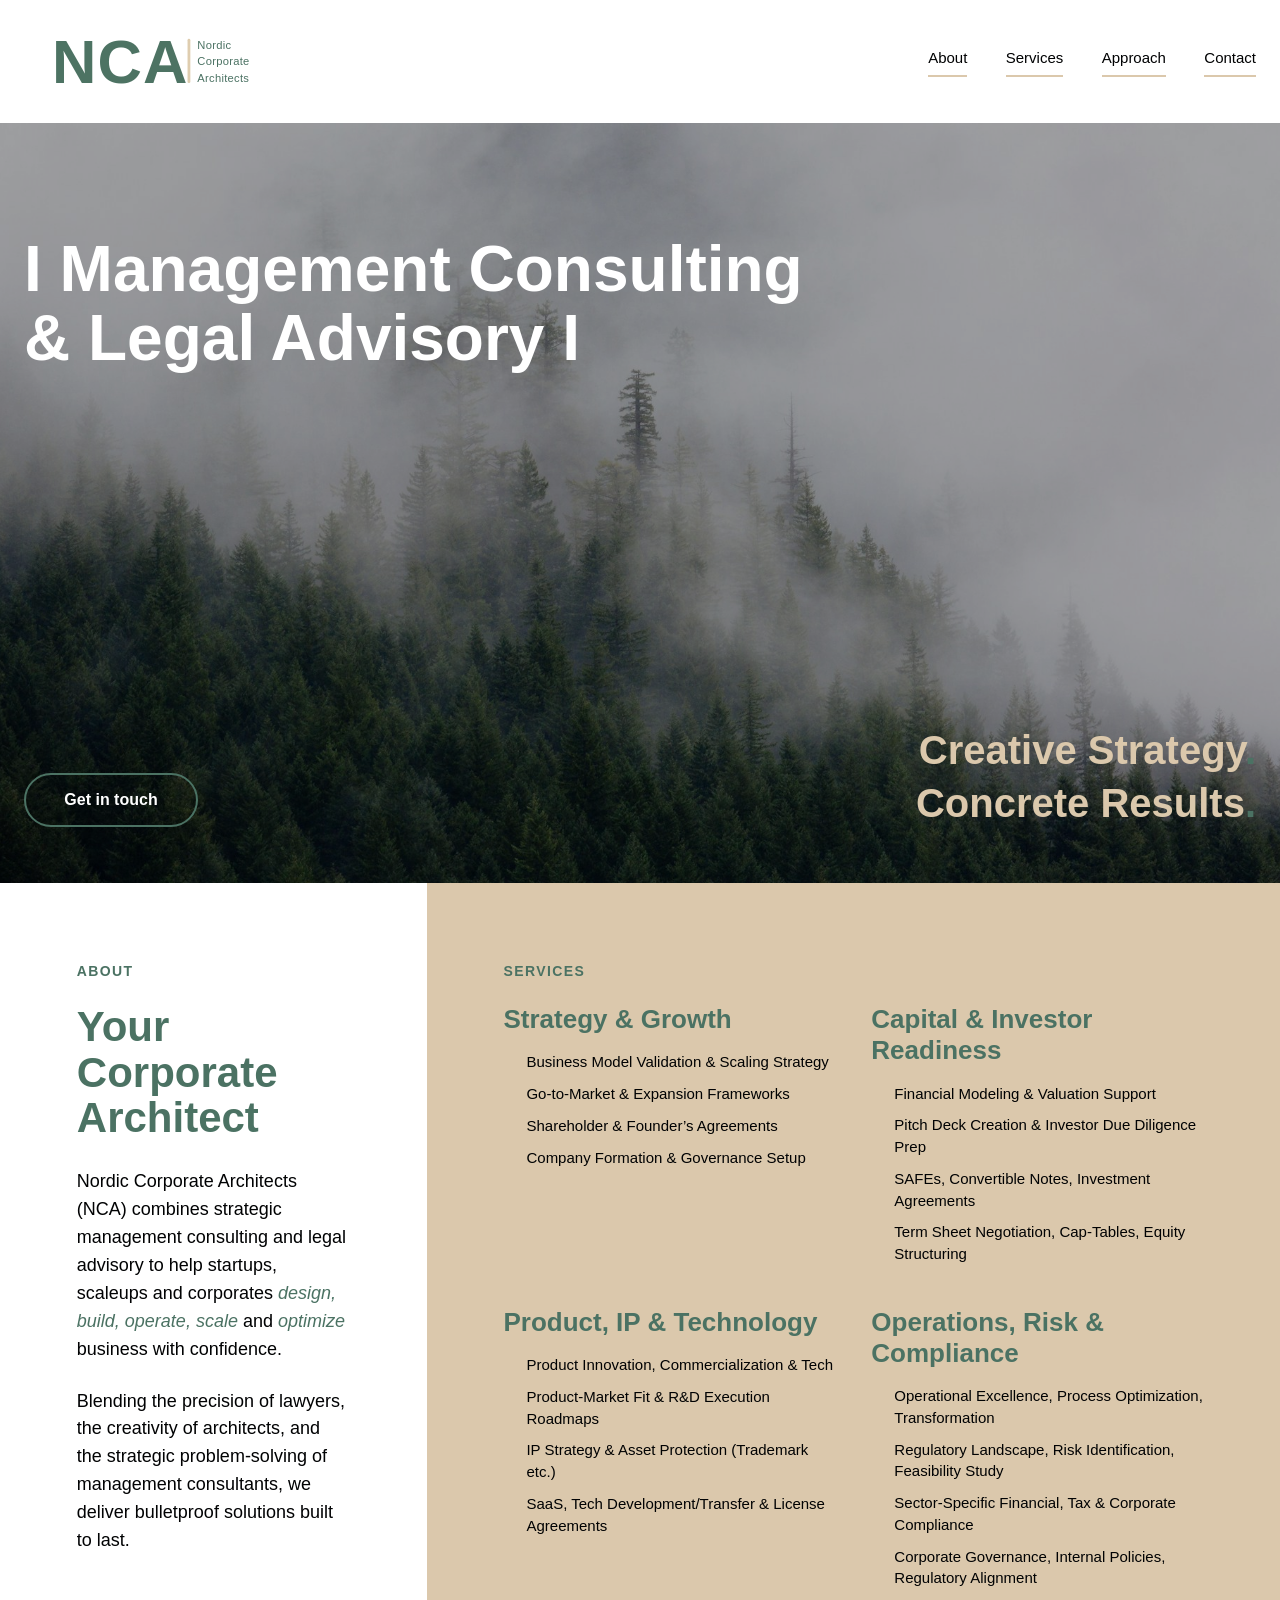
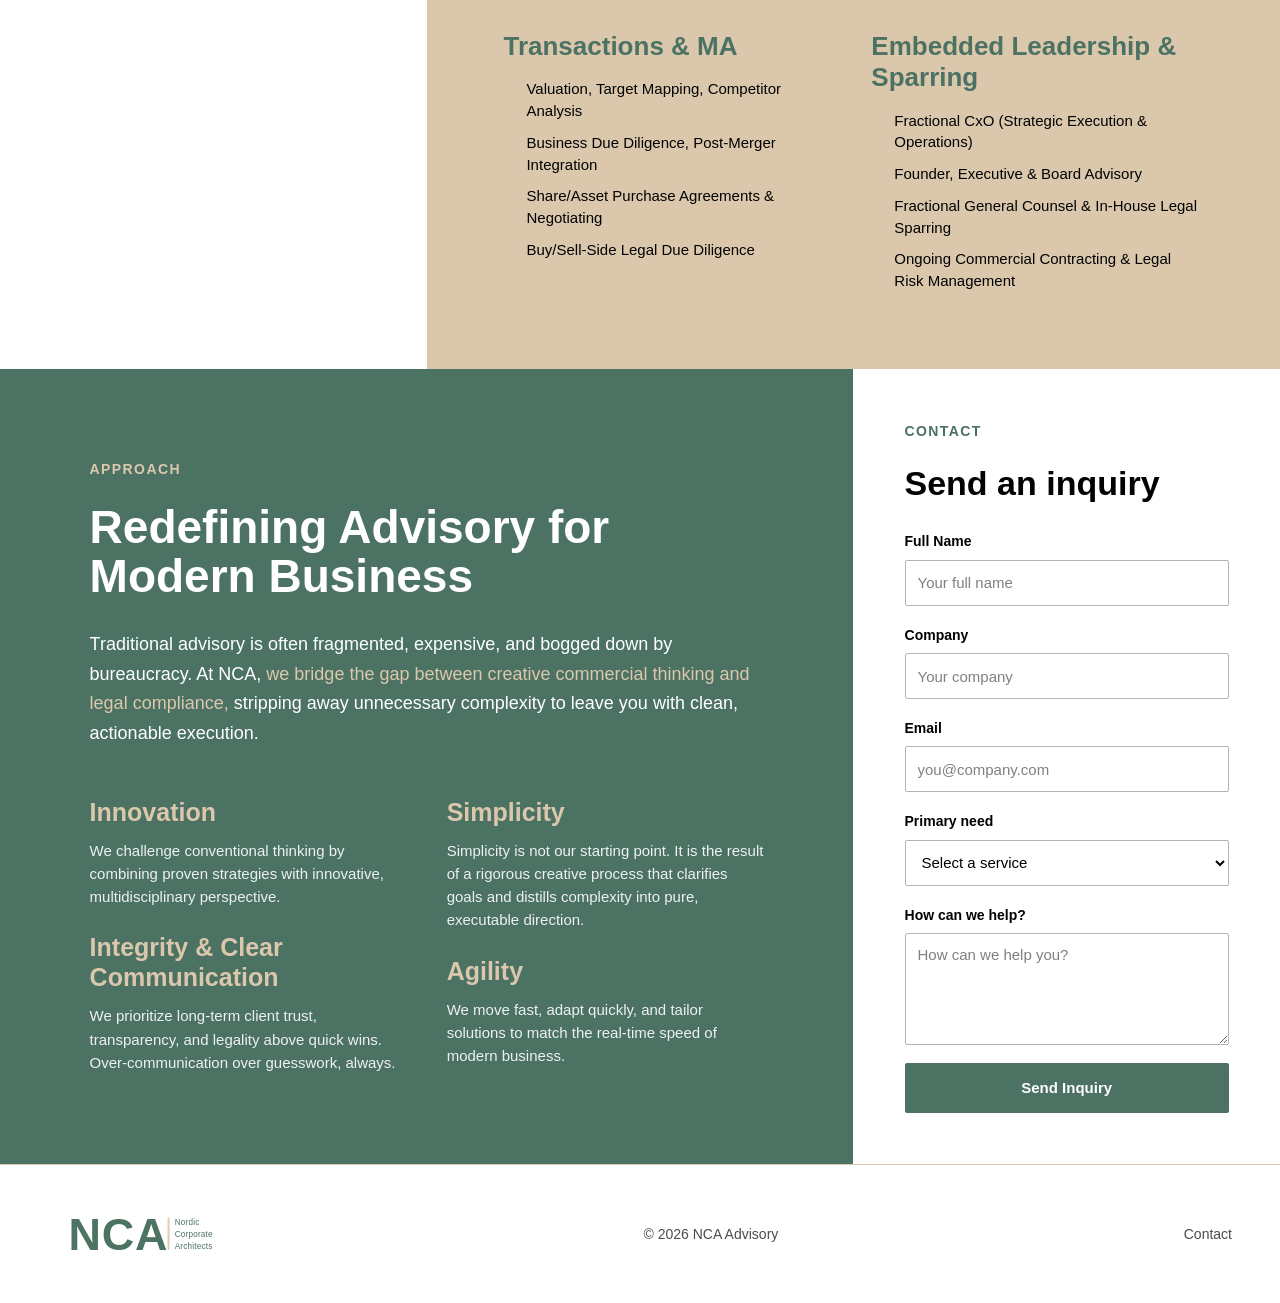
<file: index.html>
<!DOCTYPE html><!--udyA7YXq8v1uM32VVvsHV--><html lang="en"><head><meta charSet="utf-8"/><meta name="viewport" content="width=device-width, initial-scale=1"/><link rel="preload" as="image" href="/_next/static/media/nca_logo.1916ac34.svg"/><link rel="preload" as="image" href="/images/hero_background_01.jpg"/><link rel="stylesheet" href="/_next/static/css/9f912f3a7a15a907.css" data-precedence="next"/><link rel="preload" as="script" fetchPriority="low" href="/_next/static/chunks/webpack-4e6bf084ac60582b.js"/><script src="/_next/static/chunks/4bd1b696-c023c6e3521b1417.js" async=""></script><script src="/_next/static/chunks/255-1f92380adbc6ec99.js" async=""></script><script src="/_next/static/chunks/main-app-1a03d2132babcd87.js" async=""></script><script src="/_next/static/chunks/850-9fa46099ca4fc916.js" async=""></script><script src="/_next/static/chunks/app/page-935fbdeb85a4fcc6.js" async=""></script><title>NCA</title><meta name="description" content="NCA combines strategic management consulting and legal advisory for modern businesses."/><link rel="icon" href="/icon.svg?50482b722c4ceec4" type="image/svg+xml" sizes="any"/><script src="/_next/static/chunks/polyfills-42372ed130431b0a.js" noModule=""></script></head><body><div hidden=""><!--$--><!--/$--></div><main><header class="site-header"><div class="site-header-inner"><a aria-label="NCA Advisory home" class="brand-link" href="/"><img alt="Nordic Corporate Architects" width="960" height="255" decoding="async" data-nimg="1" class="brand-logo" style="color:transparent" src="/_next/static/media/nca_logo.1916ac34.svg"/></a><nav aria-label="Main navigation" class="main-nav"><a href="#about">About</a><a href="#services">Services</a><a href="#approach">Approach</a><a href="#contact">Contact</a></nav></div></header><section aria-labelledby="hero-title" class="home-hero" id="top"><img alt="Misty evergreen forest" decoding="async" data-nimg="fill" class="hero-image" style="position:absolute;height:100%;width:100%;left:0;top:0;right:0;bottom:0;color:transparent" src="/images/hero_background_01.jpg"/><div aria-hidden="true" class="hero-shade"></div><div class="hero-inner"><div class="hero-copy page-enter"><h1 class="home-hero-title" id="hero-title">I Management Consulting<br/>&amp; Legal Advisory I</h1></div><div class="hero-bottom-row"><a class="hero-contact-button" href="/kontakt/">Get in touch</a><div aria-label="Our promise" class="hero-promises"><p>Creative Strategy<span>.</span></p><p>Concrete Results<span>.</span></p></div></div></div></section><section aria-labelledby="intro-title" class="intro-section" id="about"><div class="about-panel"><p class="section-eyebrow">About</p><h2 class="about-title" id="intro-title">Your Corporate Architect</h2><div class="about-copy"><p>Nordic Corporate Architects (NCA) combines strategic management consulting and legal advisory to help startups, scaleups and corporates <em>design, build, operate, scale</em> and <em>optimize</em> business with confidence.</p><p>Blending the precision of lawyers, the creativity of architects, and the strategic problem-solving of management consultants, we deliver bulletproof solutions built to last.</p></div></div><div aria-labelledby="services-title" class="services-panel" id="services"><h2 class="section-eyebrow" id="services-title">Services</h2><div class="services-list"><article class="service-group"><h3>Strategy &amp; Growth</h3><ul><li>Business Model Validation &amp; Scaling Strategy</li><li>Go-to-Market &amp; Expansion Frameworks</li><li>Shareholder &amp; Founder’s Agreements</li><li>Company Formation &amp; Governance Setup</li></ul></article><article class="service-group"><h3>Capital &amp; Investor Readiness</h3><ul><li>Financial Modeling &amp; Valuation Support</li><li>Pitch Deck Creation &amp; Investor Due Diligence Prep</li><li>SAFEs, Convertible Notes, Investment Agreements</li><li>Term Sheet Negotiation, Cap-Tables, Equity Structuring</li></ul></article><article class="service-group"><h3>Product, IP &amp; Technology</h3><ul><li>Product Innovation, Commercialization &amp; Tech</li><li>Product-Market Fit &amp; R&amp;D Execution Roadmaps</li><li>IP Strategy &amp; Asset Protection (Trademark etc.)</li><li>SaaS, Tech Development/Transfer &amp; License Agreements</li></ul></article><article class="service-group"><h3>Operations, Risk &amp; Compliance</h3><ul><li>Operational Excellence, Process Optimization, Transformation</li><li>Regulatory Landscape, Risk Identification, Feasibility Study</li><li>Sector-Specific Financial, Tax &amp; Corporate Compliance</li><li>Corporate Governance, Internal Policies, Regulatory Alignment</li></ul></article><article class="service-group"><h3>Transactions &amp; MA</h3><ul><li>Valuation, Target Mapping, Competitor Analysis</li><li>Business Due Diligence, Post-Merger Integration</li><li>Share/Asset Purchase Agreements &amp; Negotiating</li><li>Buy/Sell-Side Legal Due Diligence</li></ul></article><article class="service-group"><h3>Embedded Leadership &amp; Sparring</h3><ul><li>Fractional CxO (Strategic Execution &amp; Operations)</li><li>Founder, Executive &amp; Board Advisory</li><li>Fractional General Counsel &amp; In-House Legal Sparring</li><li>Ongoing Commercial Contracting &amp; Legal Risk Management</li></ul></article></div></div></section><section aria-labelledby="approach-title" class="approach-contact-section" id="approach"><div class="approach-main"><p class="approach-eyebrow">Approach</p><h2 id="approach-title">Redefining Advisory for Modern Business</h2><p class="approach-description">Traditional advisory is often fragmented, expensive, and bogged down by bureaucracy. At NCA, <span>we bridge the gap between creative commercial thinking and legal compliance,</span> stripping away unnecessary complexity to leave you with clean, actionable execution.</p><div class="principles-grid"><div class="principles-column"><article class="principle-item"><h3>Innovation</h3><p>We challenge conventional thinking by combining proven strategies with innovative, multidisciplinary perspective.</p></article><article class="principle-item"><h3>Integrity &amp; Clear Communication</h3><p>We prioritize long-term client trust, transparency, and legality above quick wins. Over-communication over guesswork, always.</p></article></div><div class="principles-column"><article class="principle-item"><h3>Simplicity</h3><p>Simplicity is not our starting point. It is the result of a rigorous creative process that clarifies goals and distills complexity into pure, executable direction.</p></article><article class="principle-item"><h3>Agility</h3><p>We move fast, adapt quickly, and tailor solutions to match the real-time speed of modern business.</p></article></div></div></div><aside aria-labelledby="inquiry-title" class="inquiry-panel" id="contact"><p class="inquiry-eyebrow">Contact</p><h2 id="inquiry-title">Send an inquiry</h2><form class="inquiry-form"><div class="inquiry-field"><label for="inquiry-name">Full Name</label><input autoComplete="name" id="inquiry-name" maxLength="120" placeholder="Your full name" required="" name="name"/></div><div class="inquiry-field"><label for="inquiry-company">Company</label><input autoComplete="organization" id="inquiry-company" maxLength="160" placeholder="Your company" required="" name="company"/></div><div class="inquiry-field"><label for="inquiry-email">Email</label><input autoComplete="email" id="inquiry-email" maxLength="254" placeholder="you@company.com" required="" type="email" name="email"/></div><div class="inquiry-field"><label for="inquiry-need">Primary need</label><select id="inquiry-need" name="primary_need" required=""><option disabled="" value="" selected="">Select a service</option><option value="Strategy &amp; Growth">Strategy &amp; Growth</option><option value="Capital &amp; Investor Readiness">Capital &amp; Investor Readiness</option><option value="Product, IP &amp; Technology">Product, IP &amp; Technology</option><option value="Operations, Risk &amp; Compliance">Operations, Risk &amp; Compliance</option><option value="Transactions &amp; MA">Transactions &amp; MA</option><option value="Embedded Leadership &amp; Sparring">Embedded Leadership &amp; Sparring</option></select></div><div class="inquiry-field"><label for="inquiry-message">How can we help?</label><textarea id="inquiry-message" maxLength="5000" name="message" placeholder="How can we help you?" required="" rows="4"></textarea></div><button class="inquiry-submit" type="submit">Send Inquiry</button></form></aside></section><footer class="site-footer"><div class="site-footer-inner"><a aria-label="NCA Advisory home" class="footer-brand" href="/"><img alt="Nordic Corporate Architects" loading="lazy" width="960" height="255" decoding="async" data-nimg="1" style="color:transparent" src="/_next/static/media/nca_logo.1916ac34.svg"/></a><span>© <!-- -->2026<!-- --> NCA Advisory</span><a href="/kontakt/">Contact</a></div></footer></main><!--$--><!--/$--><script src="/_next/static/chunks/webpack-4e6bf084ac60582b.js" id="_R_" async=""></script><script>(self.__next_f=self.__next_f||[]).push([0])</script><script>self.__next_f.push([1,"1:\"$Sreact.fragment\"\n2:I[9766,[],\"\"]\n3:I[8924,[],\"\"]\n4:I[2619,[\"850\",\"static/chunks/850-9fa46099ca4fc916.js\",\"974\",\"static/chunks/app/page-935fbdeb85a4fcc6.js\"],\"\"]\n5:I[1356,[\"850\",\"static/chunks/850-9fa46099ca4fc916.js\",\"974\",\"static/chunks/app/page-935fbdeb85a4fcc6.js\"],\"Image\"]\nd:I[7150,[],\"\"]\n:HL[\"/_next/static/css/9f912f3a7a15a907.css\",\"style\"]\n"])</script><script>self.__next_f.push([1,"0:{\"P\":null,\"b\":\"udyA7YXq8v1uM32VVvsHV\",\"p\":\"\",\"c\":[\"\",\"\"],\"i\":false,\"f\":[[[\"\",{\"children\":[\"__PAGE__\",{}]},\"$undefined\",\"$undefined\",true],[\"\",[\"$\",\"$1\",\"c\",{\"children\":[[[\"$\",\"link\",\"0\",{\"rel\":\"stylesheet\",\"href\":\"/_next/static/css/9f912f3a7a15a907.css\",\"precedence\":\"next\",\"crossOrigin\":\"$undefined\",\"nonce\":\"$undefined\"}]],[\"$\",\"html\",null,{\"lang\":\"en\",\"children\":[\"$\",\"body\",null,{\"children\":[\"$\",\"$L2\",null,{\"parallelRouterKey\":\"children\",\"error\":\"$undefined\",\"errorStyles\":\"$undefined\",\"errorScripts\":\"$undefined\",\"template\":[\"$\",\"$L3\",null,{}],\"templateStyles\":\"$undefined\",\"templateScripts\":\"$undefined\",\"notFound\":[[\"$\",\"main\",null,{\"className\":\"flex min-h-screen flex-col\",\"children\":[[\"$\",\"header\",null,{\"className\":\"mx-auto flex w-full max-w-7xl items-center justify-between px-6 py-6 sm:px-10 lg:px-14\",\"children\":[[\"$\",\"$L4\",null,{\"aria-label\":\"NCA Advisory home\",\"className\":\"brand-link\",\"href\":\"/\",\"children\":[\"$\",\"$L5\",null,{\"alt\":\"Nordic Corporate Architects\",\"className\":\"brand-logo\",\"height\":255,\"priority\":true,\"src\":{\"src\":\"/_next/static/media/nca_logo.1916ac34.svg\",\"height\":220,\"width\":465,\"blurWidth\":0,\"blurHeight\":0},\"width\":960}]}],[\"$\",\"span\",null,{\"className\":\"page-nav-link\",\"children\":\"Page not found\"}]]}],[\"$\",\"section\",null,{\"className\":\"mx-auto flex w-full max-w-7xl flex-1 flex-col justify-center px-6 py-16 sm:px-10 lg:px-14\",\"children\":[[\"$\",\"p\",null,{\"className\":\"mb-5 text-xs font-bold uppercase tracking-[0.18em] text-[var(--primary)]\",\"children\":\"Error 404\"}],[\"$\",\"h1\",null,{\"className\":\"display-font leading-tight\",\"children\":\"This page could not be found.\"}],[\"$\",\"p\",null,{\"className\":\"body-text mt-5 max-w-md leading-relaxed text-[var(--muted)]\",\"children\":\"The link may be outdated, or the address may have been entered incorrectly.\"}],[\"$\",\"$L4\",null,{\"className\":\"mt-8 inline-flex w-fit border-b border-[var(--primary)] pb-2 text-sm font-bold text-[var(--primary)]\",\"href\":\"/\",\"children\":\"Back to home\"}]]}],[\"$\",\"footer\",null,{\"className\":\"border-t border-[var(--line)] px-6 py-8 sm:px-10 lg:px-14\",\"children\":[\"$\",\"div\",null,{\"className\":\"site-footer-inner\",\"children\":[[\"$\",\"$L4\",null,{\"aria-label\":\"NCA Advisory home\",\"className\":\"footer-brand\",\"href\":\"/\",\"children\":[\"$\",\"$L5\",null,{\"alt\":\"Nordic Corporate Architects\",\"height\":255,\"src\":\"$0:f:0:1:1:props:children:1:props:children:props:children:props:notFound:0:props:children:0:props:children:0:props:children:props:src\",\"width\":960}]}],[\"$\",\"span\",null,{\"children\":[\"© \",2026,\" NCA Advisory\"]}]]}]}]]}],[]],\"forbidden\":\"$undefined\",\"unauthorized\":\"$undefined\"}]}]}]]}],{\"children\":[\"__PAGE__\",[\"$\",\"$1\",\"c\",{\"children\":[[\"$\",\"main\",null,{\"children\":[[\"$\",\"header\",null,{\"className\":\"site-header\",\"children\":[\"$\",\"div\",null,{\"className\":\"site-header-inner\",\"children\":[[\"$\",\"$L4\",null,{\"aria-label\":\"NCA Advisory home\",\"className\":\"brand-link\",\"href\":\"/\",\"children\":[\"$\",\"$L5\",null,{\"alt\":\"Nordic Corporate Architects\",\"className\":\"brand-logo\",\"height\":255,\"priority\":true,\"src\":\"$0:f:0:1:1:props:children:1:props:children:props:children:props:notFound:0:props:children:0:props:children:0:props:children:props:src\",\"width\":960}]}],[\"$\",\"nav\",null,{\"aria-label\":\"Main navigation\",\"className\":\"main-nav\",\"children\":[[\"$\",\"a\",null,{\"href\":\"#about\",\"children\":\"About\"}],[\"$\",\"a\",null,{\"href\":\"#services\",\"children\":\"Services\"}],[\"$\",\"a\",null,{\"href\":\"#approach\",\"children\":\"Approach\"}],[\"$\",\"a\",null,{\"href\":\"#contact\",\"children\":\"Contact\"}]]}]]}]}],[\"$\",\"section\",null,{\"aria-labelledby\":\"hero-title\",\"className\":\"home-hero\",\"id\":\"top\",\"children\":[[\"$\",\"$L5\",null,{\"alt\":\"Misty evergreen forest\",\"className\":\"hero-image\",\"fill\":true,\"priority\":true,\"sizes\":\"100vw\",\"src\":\"/images/hero_background_01.jpg\"}],[\"$\",\"div\",null,{\"aria-hidden\":\"true\",\"className\":\"hero-shade\"}],[\"$\",\"div\",null,{\"className\":\"hero-inner\",\"children\":[[\"$\",\"div\",null,{\"className\":\"hero-copy page-enter\",\"children\":[\"$\",\"h1\",null,{\"className\":\"home-hero-title\",\"id\":\"hero-title\",\"children\":[\"I Management Consulting\",[\"$\",\"br\",null,{}],\"\u0026 Legal Advisory I\"]}]}],[\"$\",\"div\",null,{\"className\":\"hero-bottom-row\",\"children\":[[\"$\",\"$L4\",null,{\"className\":\"hero-contact-button\",\"href\":\"/kontakt/\",\"children\":\"Get in touch\"}],[\"$\",\"div\",null,{\"aria-label\":\"Our promise\",\"className\":\"hero-promises\",\"children\":[[\"$\",\"p\",null,{\"children\":[\"Creative Strategy\",[\"$\",\"span\",null,{\"children\":\".\"}]]}],[\"$\",\"p\",null,{\"children\":[\"Concrete Results\",[\"$\",\"span\",null,{\"children\":\".\"}]]}]]}]]}]]}]]}],[\"$\",\"section\",null,{\"aria-labelledby\":\"intro-title\",\"className\":\"intro-section\",\"id\":\"about\",\"children\":[[\"$\",\"div\",null,{\"className\":\"about-panel\",\"children\":[[\"$\",\"p\",null,{\"className\":\"section-eyebrow\",\"children\":\"About\"}],[\"$\",\"h2\",null,{\"className\":\"about-title\",\"id\":\"intro-title\",\"children\":\"Your Corporate Architect\"}],[\"$\",\"div\",null,{\"className\":\"about-copy\",\"children\":[[\"$\",\"p\",null,{\"children\":[\"Nordic Corporate Architects (NCA) combines strategic management consulting and legal advisory to help startups, scaleups and corporates \",[\"$\",\"em\",null,{\"children\":\"design, build, operate, scale\"}],\" and \",\"$L6\",\" business with confidence.\"]}],\"$L7\"]}]]}],\"$L8\"]}],\"$L9\",\"$La\"]}],null,\"$Lb\"]}],{},null,false]},null,false],\"$Lc\",false]],\"m\":\"$undefined\",\"G\":[\"$d\",[]],\"s\":false,\"S\":true}\n"])</script><script>self.__next_f.push([1,"10:I[9198,[\"850\",\"static/chunks/850-9fa46099ca4fc916.js\",\"974\",\"static/chunks/app/page-935fbdeb85a4fcc6.js\"],\"default\"]\n11:I[4431,[],\"OutletBoundary\"]\n13:I[5278,[],\"AsyncMetadataOutlet\"]\n15:I[4431,[],\"ViewportBoundary\"]\n17:I[4431,[],\"MetadataBoundary\"]\n18:\"$Sreact.suspense\"\n6:[\"$\",\"em\",null,{\"children\":\"optimize\"}]\n7:[\"$\",\"p\",null,{\"children\":\"Blending the precision of lawyers, the creativity of architects, and the strategic problem-solving of management consultants, we deliver bulletproof solutions built to last.\"}]\n"])</script><script>self.__next_f.push([1,"8:[\"$\",\"div\",null,{\"aria-labelledby\":\"services-title\",\"className\":\"services-panel\",\"id\":\"services\",\"children\":[[\"$\",\"h2\",null,{\"className\":\"section-eyebrow\",\"id\":\"services-title\",\"children\":\"Services\"}],[\"$\",\"div\",null,{\"className\":\"services-list\",\"children\":[[\"$\",\"article\",\"Strategy \u0026 Growth\",{\"className\":\"service-group\",\"children\":[[\"$\",\"h3\",null,{\"children\":\"Strategy \u0026 Growth\"}],[\"$\",\"ul\",null,{\"children\":[[\"$\",\"li\",\"Business Model Validation \u0026 Scaling Strategy\",{\"children\":\"Business Model Validation \u0026 Scaling Strategy\"}],[\"$\",\"li\",\"Go-to-Market \u0026 Expansion Frameworks\",{\"children\":\"Go-to-Market \u0026 Expansion Frameworks\"}],[\"$\",\"li\",\"Shareholder \u0026 Founder’s Agreements\",{\"children\":\"Shareholder \u0026 Founder’s Agreements\"}],[\"$\",\"li\",\"Company Formation \u0026 Governance Setup\",{\"children\":\"Company Formation \u0026 Governance Setup\"}]]}]]}],[\"$\",\"article\",\"Capital \u0026 Investor Readiness\",{\"className\":\"service-group\",\"children\":[[\"$\",\"h3\",null,{\"children\":\"Capital \u0026 Investor Readiness\"}],[\"$\",\"ul\",null,{\"children\":[[\"$\",\"li\",\"Financial Modeling \u0026 Valuation Support\",{\"children\":\"Financial Modeling \u0026 Valuation Support\"}],[\"$\",\"li\",\"Pitch Deck Creation \u0026 Investor Due Diligence Prep\",{\"children\":\"Pitch Deck Creation \u0026 Investor Due Diligence Prep\"}],[\"$\",\"li\",\"SAFEs, Convertible Notes, Investment Agreements\",{\"children\":\"SAFEs, Convertible Notes, Investment Agreements\"}],[\"$\",\"li\",\"Term Sheet Negotiation, Cap-Tables, Equity Structuring\",{\"children\":\"Term Sheet Negotiation, Cap-Tables, Equity Structuring\"}]]}]]}],[\"$\",\"article\",\"Product, IP \u0026 Technology\",{\"className\":\"service-group\",\"children\":[[\"$\",\"h3\",null,{\"children\":\"Product, IP \u0026 Technology\"}],[\"$\",\"ul\",null,{\"children\":[[\"$\",\"li\",\"Product Innovation, Commercialization \u0026 Tech\",{\"children\":\"Product Innovation, Commercialization \u0026 Tech\"}],[\"$\",\"li\",\"Product-Market Fit \u0026 R\u0026D Execution Roadmaps\",{\"children\":\"Product-Market Fit \u0026 R\u0026D Execution Roadmaps\"}],[\"$\",\"li\",\"IP Strategy \u0026 Asset Protection (Trademark etc.)\",{\"children\":\"IP Strategy \u0026 Asset Protection (Trademark etc.)\"}],[\"$\",\"li\",\"SaaS, Tech Development/Transfer \u0026 License Agreements\",{\"children\":\"SaaS, Tech Development/Transfer \u0026 License Agreements\"}]]}]]}],[\"$\",\"article\",\"Operations, Risk \u0026 Compliance\",{\"className\":\"service-group\",\"children\":[[\"$\",\"h3\",null,{\"children\":\"Operations, Risk \u0026 Compliance\"}],[\"$\",\"ul\",null,{\"children\":[[\"$\",\"li\",\"Operational Excellence, Process Optimization, Transformation\",{\"children\":\"Operational Excellence, Process Optimization, Transformation\"}],[\"$\",\"li\",\"Regulatory Landscape, Risk Identification, Feasibility Study\",{\"children\":\"Regulatory Landscape, Risk Identification, Feasibility Study\"}],[\"$\",\"li\",\"Sector-Specific Financial, Tax \u0026 Corporate Compliance\",{\"children\":\"Sector-Specific Financial, Tax \u0026 Corporate Compliance\"}],[\"$\",\"li\",\"Corporate Governance, Internal Policies, Regulatory Alignment\",{\"children\":\"Corporate Governance, Internal Policies, Regulatory Alignment\"}]]}]]}],[\"$\",\"article\",\"Transactions \u0026 MA\",{\"className\":\"service-group\",\"children\":[[\"$\",\"h3\",null,{\"children\":\"Transactions \u0026 MA\"}],[\"$\",\"ul\",null,{\"children\":[[\"$\",\"li\",\"Valuation, Target Mapping, Competitor Analysis\",{\"children\":\"Valuation, Target Mapping, Competitor Analysis\"}],[\"$\",\"li\",\"Business Due Diligence, Post-Merger Integration\",{\"children\":\"Business Due Diligence, Post-Merger Integration\"}],[\"$\",\"li\",\"Share/Asset Purchase Agreements \u0026 Negotiating\",{\"children\":\"Share/Asset Purchase Agreements \u0026 Negotiating\"}],[\"$\",\"li\",\"Buy/Sell-Side Legal Due Diligence\",{\"children\":\"Buy/Sell-Side Legal Due Diligence\"}]]}]]}],[\"$\",\"article\",\"Embedded Leadership \u0026 Sparring\",{\"className\":\"service-group\",\"children\":[[\"$\",\"h3\",null,{\"children\":\"Embedded Leadership \u0026 Sparring\"}],[\"$\",\"ul\",null,{\"children\":[[\"$\",\"li\",\"Fractional CxO (Strategic Execution \u0026 Operations)\",{\"children\":\"Fractional CxO (Strategic Execution \u0026 Operations)\"}],[\"$\",\"li\",\"Founder, Executive \u0026 Board Advisory\",{\"children\":\"Founder, Executive \u0026 Board Advisory\"}],\"$Le\",\"$Lf\"]}]]}]]}]]}]\n"])</script><script>self.__next_f.push([1,"9:[\"$\",\"section\",null,{\"aria-labelledby\":\"approach-title\",\"className\":\"approach-contact-section\",\"id\":\"approach\",\"children\":[[\"$\",\"div\",null,{\"className\":\"approach-main\",\"children\":[[\"$\",\"p\",null,{\"className\":\"approach-eyebrow\",\"children\":\"Approach\"}],[\"$\",\"h2\",null,{\"id\":\"approach-title\",\"children\":\"Redefining Advisory for Modern Business\"}],[\"$\",\"p\",null,{\"className\":\"approach-description\",\"children\":[\"Traditional advisory is often fragmented, expensive, and bogged down by bureaucracy. At NCA, \",[\"$\",\"span\",null,{\"children\":\"we bridge the gap between creative commercial thinking and legal compliance,\"}],\" stripping away unnecessary complexity to leave you with clean, actionable execution.\"]}],[\"$\",\"div\",null,{\"className\":\"principles-grid\",\"children\":[[\"$\",\"div\",null,{\"className\":\"principles-column\",\"children\":[[\"$\",\"article\",null,{\"className\":\"principle-item\",\"children\":[[\"$\",\"h3\",null,{\"children\":\"Innovation\"}],[\"$\",\"p\",null,{\"children\":\"We challenge conventional thinking by combining proven strategies with innovative, multidisciplinary perspective.\"}]]}],[\"$\",\"article\",null,{\"className\":\"principle-item\",\"children\":[[\"$\",\"h3\",null,{\"children\":\"Integrity \u0026 Clear Communication\"}],[\"$\",\"p\",null,{\"children\":\"We prioritize long-term client trust, transparency, and legality above quick wins. Over-communication over guesswork, always.\"}]]}]]}],[\"$\",\"div\",null,{\"className\":\"principles-column\",\"children\":[[\"$\",\"article\",null,{\"className\":\"principle-item\",\"children\":[[\"$\",\"h3\",null,{\"children\":\"Simplicity\"}],[\"$\",\"p\",null,{\"children\":\"Simplicity is not our starting point. It is the result of a rigorous creative process that clarifies goals and distills complexity into pure, executable direction.\"}]]}],[\"$\",\"article\",null,{\"className\":\"principle-item\",\"children\":[[\"$\",\"h3\",null,{\"children\":\"Agility\"}],[\"$\",\"p\",null,{\"children\":\"We move fast, adapt quickly, and tailor solutions to match the real-time speed of modern business.\"}]]}]]}]]}]]}],[\"$\",\"aside\",null,{\"aria-labelledby\":\"inquiry-title\",\"className\":\"inquiry-panel\",\"id\":\"contact\",\"children\":[[\"$\",\"p\",null,{\"className\":\"inquiry-eyebrow\",\"children\":\"Contact\"}],[\"$\",\"h2\",null,{\"id\":\"inquiry-title\",\"children\":\"Send an inquiry\"}],[\"$\",\"$L10\",null,{}]]}]]}]\n"])</script><script>self.__next_f.push([1,"a:[\"$\",\"footer\",null,{\"className\":\"site-footer\",\"children\":[\"$\",\"div\",null,{\"className\":\"site-footer-inner\",\"children\":[[\"$\",\"$L4\",null,{\"aria-label\":\"NCA Advisory home\",\"className\":\"footer-brand\",\"href\":\"/\",\"children\":[\"$\",\"$L5\",null,{\"alt\":\"Nordic Corporate Architects\",\"height\":255,\"src\":\"$0:f:0:1:1:props:children:1:props:children:props:children:props:notFound:0:props:children:0:props:children:0:props:children:props:src\",\"width\":960}]}],[\"$\",\"span\",null,{\"children\":[\"© \",2026,\" NCA Advisory\"]}],[\"$\",\"$L4\",null,{\"href\":\"/kontakt/\",\"children\":\"Contact\"}]]}]}]\nb:[\"$\",\"$L11\",null,{\"children\":[\"$L12\",[\"$\",\"$L13\",null,{\"promise\":\"$@14\"}]]}]\nc:[\"$\",\"$1\",\"h\",{\"children\":[null,[[\"$\",\"$L15\",null,{\"children\":\"$L16\"}],null],[\"$\",\"$L17\",null,{\"children\":[\"$\",\"div\",null,{\"hidden\":true,\"children\":[\"$\",\"$18\",null,{\"fallback\":null,\"children\":\"$L19\"}]}]}]]}]\n"])</script><script>self.__next_f.push([1,"e:[\"$\",\"li\",\"Fractional General Counsel \u0026 In-House Legal Sparring\",{\"children\":\"Fractional General Counsel \u0026 In-House Legal Sparring\"}]\nf:[\"$\",\"li\",\"Ongoing Commercial Contracting \u0026 Legal Risk Management\",{\"children\":\"Ongoing Commercial Contracting \u0026 Legal Risk Management\"}]\n"])</script><script>self.__next_f.push([1,"16:[[\"$\",\"meta\",\"0\",{\"charSet\":\"utf-8\"}],[\"$\",\"meta\",\"1\",{\"name\":\"viewport\",\"content\":\"width=device-width, initial-scale=1\"}]]\n12:null\n"])</script><script>self.__next_f.push([1,"1a:I[622,[],\"IconMark\"]\n14:{\"metadata\":[[\"$\",\"title\",\"0\",{\"children\":\"NCA\"}],[\"$\",\"meta\",\"1\",{\"name\":\"description\",\"content\":\"NCA combines strategic management consulting and legal advisory for modern businesses.\"}],[\"$\",\"link\",\"2\",{\"rel\":\"icon\",\"href\":\"/icon.svg?50482b722c4ceec4\",\"type\":\"image/svg+xml\",\"sizes\":\"any\"}],[\"$\",\"$L1a\",\"3\",{}]],\"error\":null,\"digest\":\"$undefined\"}\n"])</script><script>self.__next_f.push([1,"19:\"$14:metadata\"\n"])</script></body></html>
</file>
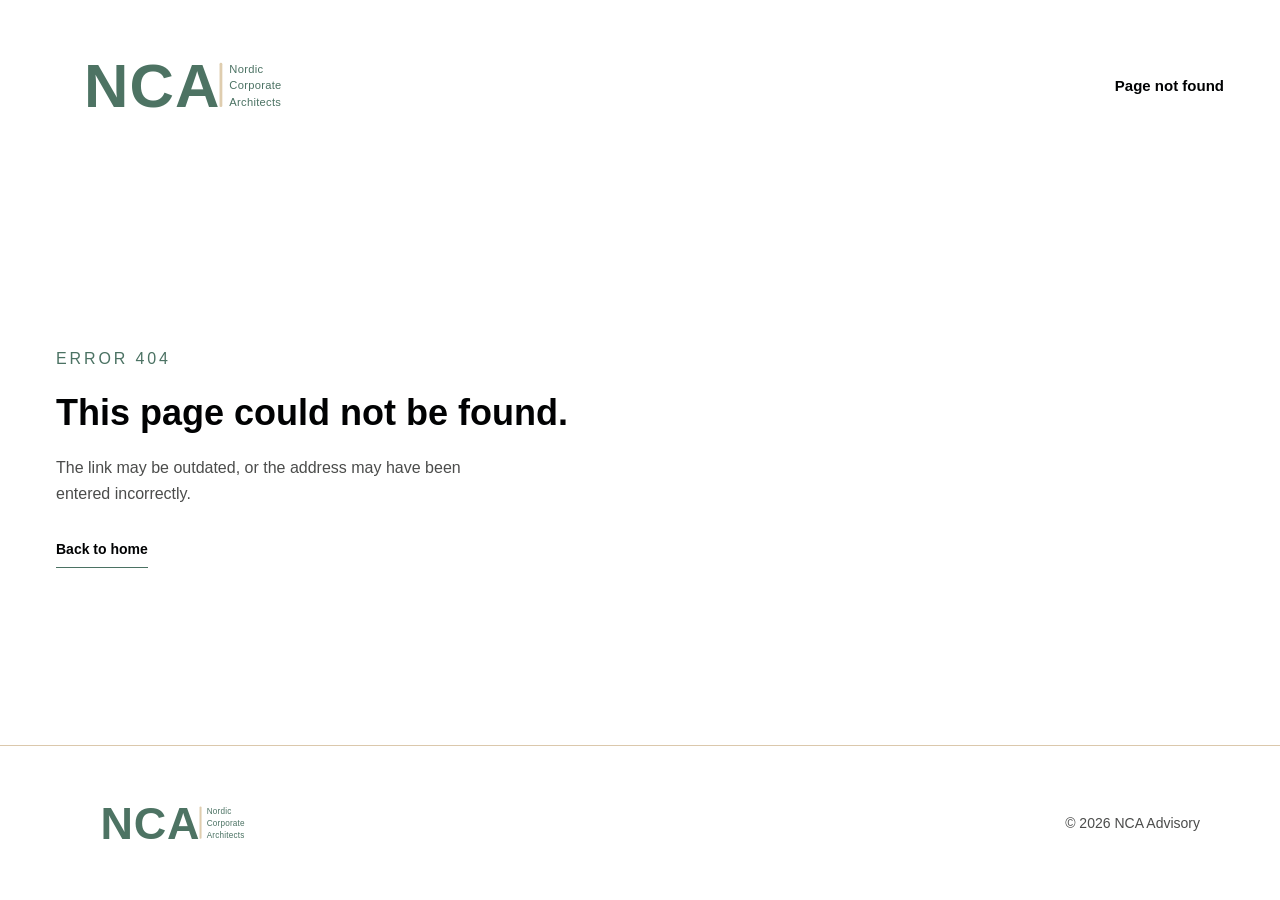
<file: 404/index.html>
<!DOCTYPE html><!--udyA7YXq8v1uM32VVvsHV--><html lang="en"><head><meta charSet="utf-8"/><meta name="viewport" content="width=device-width, initial-scale=1"/><link rel="preload" as="image" href="/_next/static/media/nca_logo.1916ac34.svg"/><link rel="stylesheet" href="/_next/static/css/9f912f3a7a15a907.css" data-precedence="next"/><link rel="preload" as="script" fetchPriority="low" href="/_next/static/chunks/webpack-4e6bf084ac60582b.js"/><script src="/_next/static/chunks/4bd1b696-c023c6e3521b1417.js" async=""></script><script src="/_next/static/chunks/255-1f92380adbc6ec99.js" async=""></script><script src="/_next/static/chunks/main-app-1a03d2132babcd87.js" async=""></script><script src="/_next/static/chunks/850-9fa46099ca4fc916.js" async=""></script><script src="/_next/static/chunks/app/page-935fbdeb85a4fcc6.js" async=""></script><meta name="robots" content="noindex"/><title>NCA</title><meta name="description" content="NCA combines strategic management consulting and legal advisory for modern businesses."/><link rel="icon" href="/icon.svg?50482b722c4ceec4" type="image/svg+xml" sizes="any"/><script src="/_next/static/chunks/polyfills-42372ed130431b0a.js" noModule=""></script></head><body><div hidden=""><!--$--><!--/$--></div><main class="flex min-h-screen flex-col"><header class="mx-auto flex w-full max-w-7xl items-center justify-between px-6 py-6 sm:px-10 lg:px-14"><a aria-label="NCA Advisory home" class="brand-link" href="/"><img alt="Nordic Corporate Architects" width="960" height="255" decoding="async" data-nimg="1" class="brand-logo" style="color:transparent" src="/_next/static/media/nca_logo.1916ac34.svg"/></a><span class="page-nav-link">Page not found</span></header><section class="mx-auto flex w-full max-w-7xl flex-1 flex-col justify-center px-6 py-16 sm:px-10 lg:px-14"><p class="mb-5 text-xs font-bold uppercase tracking-[0.18em] text-[var(--primary)]">Error 404</p><h1 class="display-font leading-tight">This page could not be found.</h1><p class="body-text mt-5 max-w-md leading-relaxed text-[var(--muted)]">The link may be outdated, or the address may have been entered incorrectly.</p><a class="mt-8 inline-flex w-fit border-b border-[var(--primary)] pb-2 text-sm font-bold text-[var(--primary)]" href="/">Back to home</a></section><footer class="border-t border-[var(--line)] px-6 py-8 sm:px-10 lg:px-14"><div class="site-footer-inner"><a aria-label="NCA Advisory home" class="footer-brand" href="/"><img alt="Nordic Corporate Architects" loading="lazy" width="960" height="255" decoding="async" data-nimg="1" style="color:transparent" src="/_next/static/media/nca_logo.1916ac34.svg"/></a><span>© <!-- -->2026<!-- --> NCA Advisory</span></div></footer></main><!--$--><!--/$--><script src="/_next/static/chunks/webpack-4e6bf084ac60582b.js" id="_R_" async=""></script><script>(self.__next_f=self.__next_f||[]).push([0])</script><script>self.__next_f.push([1,"1:\"$Sreact.fragment\"\n2:I[9766,[],\"\"]\n3:I[8924,[],\"\"]\n4:I[2619,[\"850\",\"static/chunks/850-9fa46099ca4fc916.js\",\"974\",\"static/chunks/app/page-935fbdeb85a4fcc6.js\"],\"\"]\n5:I[1356,[\"850\",\"static/chunks/850-9fa46099ca4fc916.js\",\"974\",\"static/chunks/app/page-935fbdeb85a4fcc6.js\"],\"Image\"]\n6:I[4431,[],\"OutletBoundary\"]\n8:I[5278,[],\"AsyncMetadataOutlet\"]\na:I[4431,[],\"ViewportBoundary\"]\nc:I[4431,[],\"MetadataBoundary\"]\ne:I[7150,[],\"\"]\n:HL[\"/_next/static/css/9f912f3a7a15a907.css\",\"style\"]\n"])</script><script>self.__next_f.push([1,"0:{\"P\":null,\"b\":\"udyA7YXq8v1uM32VVvsHV\",\"p\":\"\",\"c\":[\"\",\"_not-found\",\"\"],\"i\":false,\"f\":[[[\"\",{\"children\":[\"/_not-found\",{\"children\":[\"__PAGE__\",{}]}]},\"$undefined\",\"$undefined\",true],[\"\",[\"$\",\"$1\",\"c\",{\"children\":[[[\"$\",\"link\",\"0\",{\"rel\":\"stylesheet\",\"href\":\"/_next/static/css/9f912f3a7a15a907.css\",\"precedence\":\"next\",\"crossOrigin\":\"$undefined\",\"nonce\":\"$undefined\"}]],[\"$\",\"html\",null,{\"lang\":\"en\",\"children\":[\"$\",\"body\",null,{\"children\":[\"$\",\"$L2\",null,{\"parallelRouterKey\":\"children\",\"error\":\"$undefined\",\"errorStyles\":\"$undefined\",\"errorScripts\":\"$undefined\",\"template\":[\"$\",\"$L3\",null,{}],\"templateStyles\":\"$undefined\",\"templateScripts\":\"$undefined\",\"notFound\":[[\"$\",\"main\",null,{\"className\":\"flex min-h-screen flex-col\",\"children\":[[\"$\",\"header\",null,{\"className\":\"mx-auto flex w-full max-w-7xl items-center justify-between px-6 py-6 sm:px-10 lg:px-14\",\"children\":[[\"$\",\"$L4\",null,{\"aria-label\":\"NCA Advisory home\",\"className\":\"brand-link\",\"href\":\"/\",\"children\":[\"$\",\"$L5\",null,{\"alt\":\"Nordic Corporate Architects\",\"className\":\"brand-logo\",\"height\":255,\"priority\":true,\"src\":{\"src\":\"/_next/static/media/nca_logo.1916ac34.svg\",\"height\":220,\"width\":465,\"blurWidth\":0,\"blurHeight\":0},\"width\":960}]}],[\"$\",\"span\",null,{\"className\":\"page-nav-link\",\"children\":\"Page not found\"}]]}],[\"$\",\"section\",null,{\"className\":\"mx-auto flex w-full max-w-7xl flex-1 flex-col justify-center px-6 py-16 sm:px-10 lg:px-14\",\"children\":[[\"$\",\"p\",null,{\"className\":\"mb-5 text-xs font-bold uppercase tracking-[0.18em] text-[var(--primary)]\",\"children\":\"Error 404\"}],[\"$\",\"h1\",null,{\"className\":\"display-font leading-tight\",\"children\":\"This page could not be found.\"}],[\"$\",\"p\",null,{\"className\":\"body-text mt-5 max-w-md leading-relaxed text-[var(--muted)]\",\"children\":\"The link may be outdated, or the address may have been entered incorrectly.\"}],[\"$\",\"$L4\",null,{\"className\":\"mt-8 inline-flex w-fit border-b border-[var(--primary)] pb-2 text-sm font-bold text-[var(--primary)]\",\"href\":\"/\",\"children\":\"Back to home\"}]]}],[\"$\",\"footer\",null,{\"className\":\"border-t border-[var(--line)] px-6 py-8 sm:px-10 lg:px-14\",\"children\":[\"$\",\"div\",null,{\"className\":\"site-footer-inner\",\"children\":[[\"$\",\"$L4\",null,{\"aria-label\":\"NCA Advisory home\",\"className\":\"footer-brand\",\"href\":\"/\",\"children\":[\"$\",\"$L5\",null,{\"alt\":\"Nordic Corporate Architects\",\"height\":255,\"src\":\"$0:f:0:1:1:props:children:1:props:children:props:children:props:notFound:0:props:children:0:props:children:0:props:children:props:src\",\"width\":960}]}],[\"$\",\"span\",null,{\"children\":[\"© \",2026,\" NCA Advisory\"]}]]}]}]]}],[]],\"forbidden\":\"$undefined\",\"unauthorized\":\"$undefined\"}]}]}]]}],{\"children\":[\"/_not-found\",[\"$\",\"$1\",\"c\",{\"children\":[null,[\"$\",\"$L2\",null,{\"parallelRouterKey\":\"children\",\"error\":\"$undefined\",\"errorStyles\":\"$undefined\",\"errorScripts\":\"$undefined\",\"template\":[\"$\",\"$L3\",null,{}],\"templateStyles\":\"$undefined\",\"templateScripts\":\"$undefined\",\"notFound\":\"$undefined\",\"forbidden\":\"$undefined\",\"unauthorized\":\"$undefined\"}]]}],{\"children\":[\"__PAGE__\",[\"$\",\"$1\",\"c\",{\"children\":[[\"$\",\"main\",null,{\"className\":\"flex min-h-screen flex-col\",\"children\":[[\"$\",\"header\",null,{\"className\":\"mx-auto flex w-full max-w-7xl items-center justify-between px-6 py-6 sm:px-10 lg:px-14\",\"children\":[[\"$\",\"$L4\",null,{\"aria-label\":\"NCA Advisory home\",\"className\":\"brand-link\",\"href\":\"/\",\"children\":[\"$\",\"$L5\",null,{\"alt\":\"Nordic Corporate Architects\",\"className\":\"brand-logo\",\"height\":255,\"priority\":true,\"src\":\"$0:f:0:1:1:props:children:1:props:children:props:children:props:notFound:0:props:children:0:props:children:0:props:children:props:src\",\"width\":960}]}],[\"$\",\"span\",null,{\"className\":\"page-nav-link\",\"children\":\"Page not found\"}]]}],[\"$\",\"section\",null,{\"className\":\"mx-auto flex w-full max-w-7xl flex-1 flex-col justify-center px-6 py-16 sm:px-10 lg:px-14\",\"children\":[[\"$\",\"p\",null,{\"className\":\"mb-5 text-xs font-bold uppercase tracking-[0.18em] text-[var(--primary)]\",\"children\":\"Error 404\"}],[\"$\",\"h1\",null,{\"className\":\"display-font leading-tight\",\"children\":\"This page could not be found.\"}],[\"$\",\"p\",null,{\"className\":\"body-text mt-5 max-w-md leading-relaxed text-[var(--muted)]\",\"children\":\"The link may be outdated, or the address may have been entered incorrectly.\"}],[\"$\",\"$L4\",null,{\"className\":\"mt-8 inline-flex w-fit border-b border-[var(--primary)] pb-2 text-sm font-bold text-[var(--primary)]\",\"href\":\"/\",\"children\":\"Back to home\"}]]}],[\"$\",\"footer\",null,{\"className\":\"border-t border-[var(--line)] px-6 py-8 sm:px-10 lg:px-14\",\"children\":[\"$\",\"div\",null,{\"className\":\"site-footer-inner\",\"children\":[[\"$\",\"$L4\",null,{\"aria-label\":\"NCA Advisory home\",\"className\":\"footer-brand\",\"href\":\"/\",\"children\":[\"$\",\"$L5\",null,{\"alt\":\"Nordic Corporate Architects\",\"height\":255,\"src\":\"$0:f:0:1:1:props:children:1:props:children:props:children:props:notFound:0:props:children:0:props:children:0:props:children:props:src\",\"width\":960}]}],[\"$\",\"span\",null,{\"children\":[\"© \",2026,\" NCA Advisory\"]}]]}]}]]}],null,[\"$\",\"$L6\",null,{\"children\":[\"$L7\",[\"$\",\"$L8\",null,{\"promise\":\"$@9\"}]]}]]}],{},null,false]},null,false]},null,false],[\"$\",\"$1\",\"h\",{\"children\":[[\"$\",\"meta\",null,{\"name\":\"robots\",\"content\":\"noindex\"}],[[\"$\",\"$La\",null,{\"children\":\"$Lb\"}],null],[\"$\",\"$Lc\",null,{\"children\":\"$Ld\"}]]}],false]],\"m\":\"$undefined\",\"G\":[\"$e\",[]],\"s\":false,\"S\":true}\n"])</script><script>self.__next_f.push([1,"f:\"$Sreact.suspense\"\nd:[\"$\",\"div\",null,{\"hidden\":true,\"children\":[\"$\",\"$f\",null,{\"fallback\":null,\"children\":\"$L10\"}]}]\n"])</script><script>self.__next_f.push([1,"b:[[\"$\",\"meta\",\"0\",{\"charSet\":\"utf-8\"}],[\"$\",\"meta\",\"1\",{\"name\":\"viewport\",\"content\":\"width=device-width, initial-scale=1\"}]]\n7:null\n"])</script><script>self.__next_f.push([1,"11:I[622,[],\"IconMark\"]\n9:{\"metadata\":[[\"$\",\"title\",\"0\",{\"children\":\"NCA\"}],[\"$\",\"meta\",\"1\",{\"name\":\"description\",\"content\":\"NCA combines strategic management consulting and legal advisory for modern businesses.\"}],[\"$\",\"link\",\"2\",{\"rel\":\"icon\",\"href\":\"/icon.svg?50482b722c4ceec4\",\"type\":\"image/svg+xml\",\"sizes\":\"any\"}],[\"$\",\"$L11\",\"3\",{}]],\"error\":null,\"digest\":\"$undefined\"}\n"])</script><script>self.__next_f.push([1,"10:\"$9:metadata\"\n"])</script></body></html>
</file>
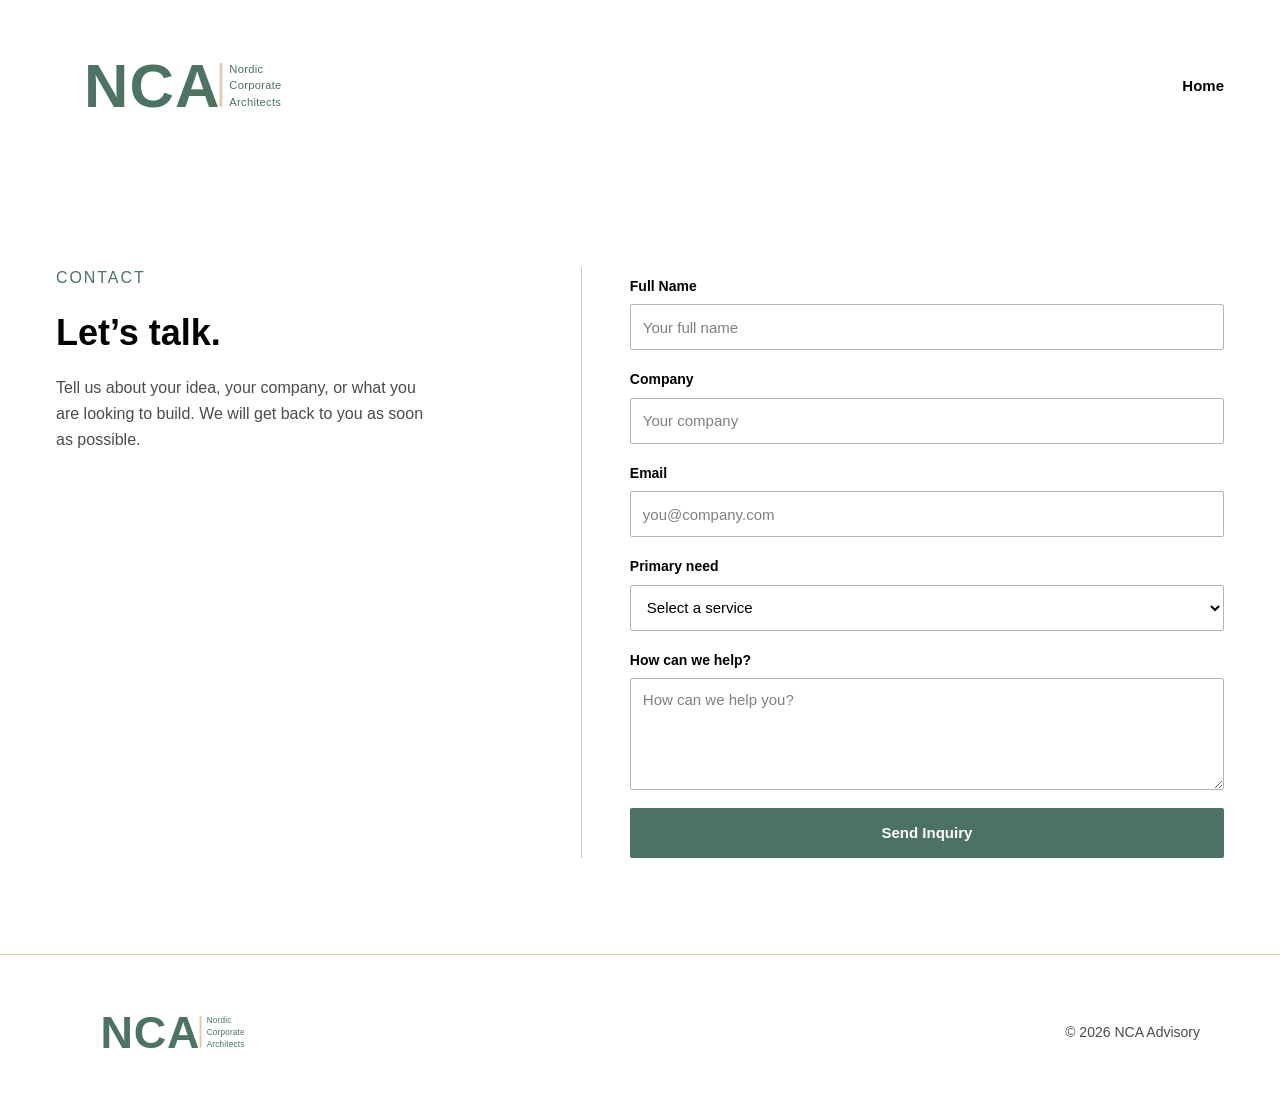
<file: kontakt/index.html>
<!DOCTYPE html><!--udyA7YXq8v1uM32VVvsHV--><html lang="en"><head><meta charSet="utf-8"/><meta name="viewport" content="width=device-width, initial-scale=1"/><link rel="preload" as="image" href="/_next/static/media/nca_logo.1916ac34.svg"/><link rel="stylesheet" href="/_next/static/css/9f912f3a7a15a907.css" data-precedence="next"/><link rel="preload" as="script" fetchPriority="low" href="/_next/static/chunks/webpack-4e6bf084ac60582b.js"/><script src="/_next/static/chunks/4bd1b696-c023c6e3521b1417.js" async=""></script><script src="/_next/static/chunks/255-1f92380adbc6ec99.js" async=""></script><script src="/_next/static/chunks/main-app-1a03d2132babcd87.js" async=""></script><script src="/_next/static/chunks/850-9fa46099ca4fc916.js" async=""></script><script src="/_next/static/chunks/app/kontakt/page-935fbdeb85a4fcc6.js" async=""></script><title>Contact | NCA</title><meta name="description" content="Contact NCA to discuss your business, legal, or strategic needs."/><link rel="icon" href="/icon.svg?50482b722c4ceec4" type="image/svg+xml" sizes="any"/><script src="/_next/static/chunks/polyfills-42372ed130431b0a.js" noModule=""></script></head><body><div hidden=""><!--$--><!--/$--></div><main class="min-h-screen"><header class="mx-auto flex w-full max-w-7xl items-center justify-between px-6 py-6 sm:px-10 lg:px-14"><a aria-label="NCA Advisory home" class="brand-link" href="/"><img alt="Nordic Corporate Architects" width="960" height="255" decoding="async" data-nimg="1" class="brand-logo" style="color:transparent" src="/_next/static/media/nca_logo.1916ac34.svg"/></a><a class="page-nav-link" href="/">Home</a></header><section class="mx-auto grid w-full max-w-7xl gap-12 px-6 py-16 sm:px-10 lg:grid-cols-[0.8fr_1.2fr] lg:gap-24 lg:px-14 lg:py-24"><div><p class="mb-5 text-sm font-bold uppercase tracking-[0.12em] text-[var(--primary)]">Contact</p><h1 class="display-font leading-tight">Let’s talk.</h1><p class="body-text mt-5 max-w-sm leading-relaxed text-[var(--muted)]">Tell us about your idea, your company, or what you are looking to build. We will get back to you as soon as possible.</p></div><div class="border-t border-[var(--line)] pt-2 lg:border-l lg:border-t-0 lg:pl-12"><form class="inquiry-form"><div class="inquiry-field"><label for="inquiry-name">Full Name</label><input autoComplete="name" id="inquiry-name" maxLength="120" placeholder="Your full name" required="" name="name"/></div><div class="inquiry-field"><label for="inquiry-company">Company</label><input autoComplete="organization" id="inquiry-company" maxLength="160" placeholder="Your company" required="" name="company"/></div><div class="inquiry-field"><label for="inquiry-email">Email</label><input autoComplete="email" id="inquiry-email" maxLength="254" placeholder="you@company.com" required="" type="email" name="email"/></div><div class="inquiry-field"><label for="inquiry-need">Primary need</label><select id="inquiry-need" name="primary_need" required=""><option disabled="" value="" selected="">Select a service</option><option value="Strategy &amp; Growth">Strategy &amp; Growth</option><option value="Capital &amp; Investor Readiness">Capital &amp; Investor Readiness</option><option value="Product, IP &amp; Technology">Product, IP &amp; Technology</option><option value="Operations, Risk &amp; Compliance">Operations, Risk &amp; Compliance</option><option value="Transactions &amp; MA">Transactions &amp; MA</option><option value="Embedded Leadership &amp; Sparring">Embedded Leadership &amp; Sparring</option></select></div><div class="inquiry-field"><label for="inquiry-message">How can we help?</label><textarea id="inquiry-message" maxLength="5000" name="message" placeholder="How can we help you?" required="" rows="4"></textarea></div><button class="inquiry-submit" type="submit">Send Inquiry</button></form></div></section><footer class="border-t border-[var(--line)] px-6 py-8 sm:px-10 lg:px-14"><div class="site-footer-inner"><a aria-label="NCA Advisory home" class="footer-brand" href="/"><img alt="Nordic Corporate Architects" loading="lazy" width="960" height="255" decoding="async" data-nimg="1" style="color:transparent" src="/_next/static/media/nca_logo.1916ac34.svg"/></a><span>© <!-- -->2026<!-- --> NCA Advisory</span></div></footer></main><!--$--><!--/$--><script src="/_next/static/chunks/webpack-4e6bf084ac60582b.js" id="_R_" async=""></script><script>(self.__next_f=self.__next_f||[]).push([0])</script><script>self.__next_f.push([1,"1:\"$Sreact.fragment\"\n2:I[9766,[],\"\"]\n3:I[8924,[],\"\"]\n4:I[2619,[\"850\",\"static/chunks/850-9fa46099ca4fc916.js\",\"937\",\"static/chunks/app/kontakt/page-935fbdeb85a4fcc6.js\"],\"\"]\n5:I[1356,[\"850\",\"static/chunks/850-9fa46099ca4fc916.js\",\"937\",\"static/chunks/app/kontakt/page-935fbdeb85a4fcc6.js\"],\"Image\"]\n6:I[9198,[\"850\",\"static/chunks/850-9fa46099ca4fc916.js\",\"937\",\"static/chunks/app/kontakt/page-935fbdeb85a4fcc6.js\"],\"default\"]\n7:I[4431,[],\"OutletBoundary\"]\n9:I[5278,[],\"AsyncMetadataOutlet\"]\nb:I[4431,[],\"ViewportBoundary\"]\nd:I[4431,[],\"MetadataBoundary\"]\ne:\"$Sreact.suspense\"\n10:I[7150,[],\"\"]\n:HL[\"/_next/static/css/9f912f3a7a15a907.css\",\"style\"]\n"])</script><script>self.__next_f.push([1,"0:{\"P\":null,\"b\":\"udyA7YXq8v1uM32VVvsHV\",\"p\":\"\",\"c\":[\"\",\"kontakt\",\"\"],\"i\":false,\"f\":[[[\"\",{\"children\":[\"kontakt\",{\"children\":[\"__PAGE__\",{}]}]},\"$undefined\",\"$undefined\",true],[\"\",[\"$\",\"$1\",\"c\",{\"children\":[[[\"$\",\"link\",\"0\",{\"rel\":\"stylesheet\",\"href\":\"/_next/static/css/9f912f3a7a15a907.css\",\"precedence\":\"next\",\"crossOrigin\":\"$undefined\",\"nonce\":\"$undefined\"}]],[\"$\",\"html\",null,{\"lang\":\"en\",\"children\":[\"$\",\"body\",null,{\"children\":[\"$\",\"$L2\",null,{\"parallelRouterKey\":\"children\",\"error\":\"$undefined\",\"errorStyles\":\"$undefined\",\"errorScripts\":\"$undefined\",\"template\":[\"$\",\"$L3\",null,{}],\"templateStyles\":\"$undefined\",\"templateScripts\":\"$undefined\",\"notFound\":[[\"$\",\"main\",null,{\"className\":\"flex min-h-screen flex-col\",\"children\":[[\"$\",\"header\",null,{\"className\":\"mx-auto flex w-full max-w-7xl items-center justify-between px-6 py-6 sm:px-10 lg:px-14\",\"children\":[[\"$\",\"$L4\",null,{\"aria-label\":\"NCA Advisory home\",\"className\":\"brand-link\",\"href\":\"/\",\"children\":[\"$\",\"$L5\",null,{\"alt\":\"Nordic Corporate Architects\",\"className\":\"brand-logo\",\"height\":255,\"priority\":true,\"src\":{\"src\":\"/_next/static/media/nca_logo.1916ac34.svg\",\"height\":220,\"width\":465,\"blurWidth\":0,\"blurHeight\":0},\"width\":960}]}],[\"$\",\"span\",null,{\"className\":\"page-nav-link\",\"children\":\"Page not found\"}]]}],[\"$\",\"section\",null,{\"className\":\"mx-auto flex w-full max-w-7xl flex-1 flex-col justify-center px-6 py-16 sm:px-10 lg:px-14\",\"children\":[[\"$\",\"p\",null,{\"className\":\"mb-5 text-xs font-bold uppercase tracking-[0.18em] text-[var(--primary)]\",\"children\":\"Error 404\"}],[\"$\",\"h1\",null,{\"className\":\"display-font leading-tight\",\"children\":\"This page could not be found.\"}],[\"$\",\"p\",null,{\"className\":\"body-text mt-5 max-w-md leading-relaxed text-[var(--muted)]\",\"children\":\"The link may be outdated, or the address may have been entered incorrectly.\"}],[\"$\",\"$L4\",null,{\"className\":\"mt-8 inline-flex w-fit border-b border-[var(--primary)] pb-2 text-sm font-bold text-[var(--primary)]\",\"href\":\"/\",\"children\":\"Back to home\"}]]}],[\"$\",\"footer\",null,{\"className\":\"border-t border-[var(--line)] px-6 py-8 sm:px-10 lg:px-14\",\"children\":[\"$\",\"div\",null,{\"className\":\"site-footer-inner\",\"children\":[[\"$\",\"$L4\",null,{\"aria-label\":\"NCA Advisory home\",\"className\":\"footer-brand\",\"href\":\"/\",\"children\":[\"$\",\"$L5\",null,{\"alt\":\"Nordic Corporate Architects\",\"height\":255,\"src\":\"$0:f:0:1:1:props:children:1:props:children:props:children:props:notFound:0:props:children:0:props:children:0:props:children:props:src\",\"width\":960}]}],[\"$\",\"span\",null,{\"children\":[\"© \",2026,\" NCA Advisory\"]}]]}]}]]}],[]],\"forbidden\":\"$undefined\",\"unauthorized\":\"$undefined\"}]}]}]]}],{\"children\":[\"kontakt\",[\"$\",\"$1\",\"c\",{\"children\":[null,[\"$\",\"$L2\",null,{\"parallelRouterKey\":\"children\",\"error\":\"$undefined\",\"errorStyles\":\"$undefined\",\"errorScripts\":\"$undefined\",\"template\":[\"$\",\"$L3\",null,{}],\"templateStyles\":\"$undefined\",\"templateScripts\":\"$undefined\",\"notFound\":\"$undefined\",\"forbidden\":\"$undefined\",\"unauthorized\":\"$undefined\"}]]}],{\"children\":[\"__PAGE__\",[\"$\",\"$1\",\"c\",{\"children\":[[\"$\",\"main\",null,{\"className\":\"min-h-screen\",\"children\":[[\"$\",\"header\",null,{\"className\":\"mx-auto flex w-full max-w-7xl items-center justify-between px-6 py-6 sm:px-10 lg:px-14\",\"children\":[[\"$\",\"$L4\",null,{\"aria-label\":\"NCA Advisory home\",\"className\":\"brand-link\",\"href\":\"/\",\"children\":[\"$\",\"$L5\",null,{\"alt\":\"Nordic Corporate Architects\",\"className\":\"brand-logo\",\"height\":255,\"priority\":true,\"src\":\"$0:f:0:1:1:props:children:1:props:children:props:children:props:notFound:0:props:children:0:props:children:0:props:children:props:src\",\"width\":960}]}],[\"$\",\"$L4\",null,{\"className\":\"page-nav-link\",\"href\":\"/\",\"children\":\"Home\"}]]}],[\"$\",\"section\",null,{\"className\":\"mx-auto grid w-full max-w-7xl gap-12 px-6 py-16 sm:px-10 lg:grid-cols-[0.8fr_1.2fr] lg:gap-24 lg:px-14 lg:py-24\",\"children\":[[\"$\",\"div\",null,{\"children\":[[\"$\",\"p\",null,{\"className\":\"mb-5 text-sm font-bold uppercase tracking-[0.12em] text-[var(--primary)]\",\"children\":\"Contact\"}],[\"$\",\"h1\",null,{\"className\":\"display-font leading-tight\",\"children\":\"Let’s talk.\"}],[\"$\",\"p\",null,{\"className\":\"body-text mt-5 max-w-sm leading-relaxed text-[var(--muted)]\",\"children\":\"Tell us about your idea, your company, or what you are looking to build. We will get back to you as soon as possible.\"}]]}],[\"$\",\"div\",null,{\"className\":\"border-t border-[var(--line)] pt-2 lg:border-l lg:border-t-0 lg:pl-12\",\"children\":[\"$\",\"$L6\",null,{}]}]]}],[\"$\",\"footer\",null,{\"className\":\"border-t border-[var(--line)] px-6 py-8 sm:px-10 lg:px-14\",\"children\":[\"$\",\"div\",null,{\"className\":\"site-footer-inner\",\"children\":[[\"$\",\"$L4\",null,{\"aria-label\":\"NCA Advisory home\",\"className\":\"footer-brand\",\"href\":\"/\",\"children\":[\"$\",\"$L5\",null,{\"alt\":\"Nordic Corporate Architects\",\"height\":255,\"src\":\"$0:f:0:1:1:props:children:1:props:children:props:children:props:notFound:0:props:children:0:props:children:0:props:children:props:src\",\"width\":960}]}],[\"$\",\"span\",null,{\"children\":[\"© \",2026,\" NCA Advisory\"]}]]}]}]]}],null,[\"$\",\"$L7\",null,{\"children\":[\"$L8\",[\"$\",\"$L9\",null,{\"promise\":\"$@a\"}]]}]]}],{},null,false]},null,false]},null,false],[\"$\",\"$1\",\"h\",{\"children\":[null,[[\"$\",\"$Lb\",null,{\"children\":\"$Lc\"}],null],[\"$\",\"$Ld\",null,{\"children\":[\"$\",\"div\",null,{\"hidden\":true,\"children\":[\"$\",\"$e\",null,{\"fallback\":null,\"children\":\"$Lf\"}]}]}]]}],false]],\"m\":\"$undefined\",\"G\":[\"$10\",[]],\"s\":false,\"S\":true}\n"])</script><script>self.__next_f.push([1,"c:[[\"$\",\"meta\",\"0\",{\"charSet\":\"utf-8\"}],[\"$\",\"meta\",\"1\",{\"name\":\"viewport\",\"content\":\"width=device-width, initial-scale=1\"}]]\n8:null\n"])</script><script>self.__next_f.push([1,"11:I[622,[],\"IconMark\"]\na:{\"metadata\":[[\"$\",\"title\",\"0\",{\"children\":\"Contact | NCA\"}],[\"$\",\"meta\",\"1\",{\"name\":\"description\",\"content\":\"Contact NCA to discuss your business, legal, or strategic needs.\"}],[\"$\",\"link\",\"2\",{\"rel\":\"icon\",\"href\":\"/icon.svg?50482b722c4ceec4\",\"type\":\"image/svg+xml\",\"sizes\":\"any\"}],[\"$\",\"$L11\",\"3\",{}]],\"error\":null,\"digest\":\"$undefined\"}\n"])</script><script>self.__next_f.push([1,"f:\"$a:metadata\"\n"])</script></body></html>
</file>
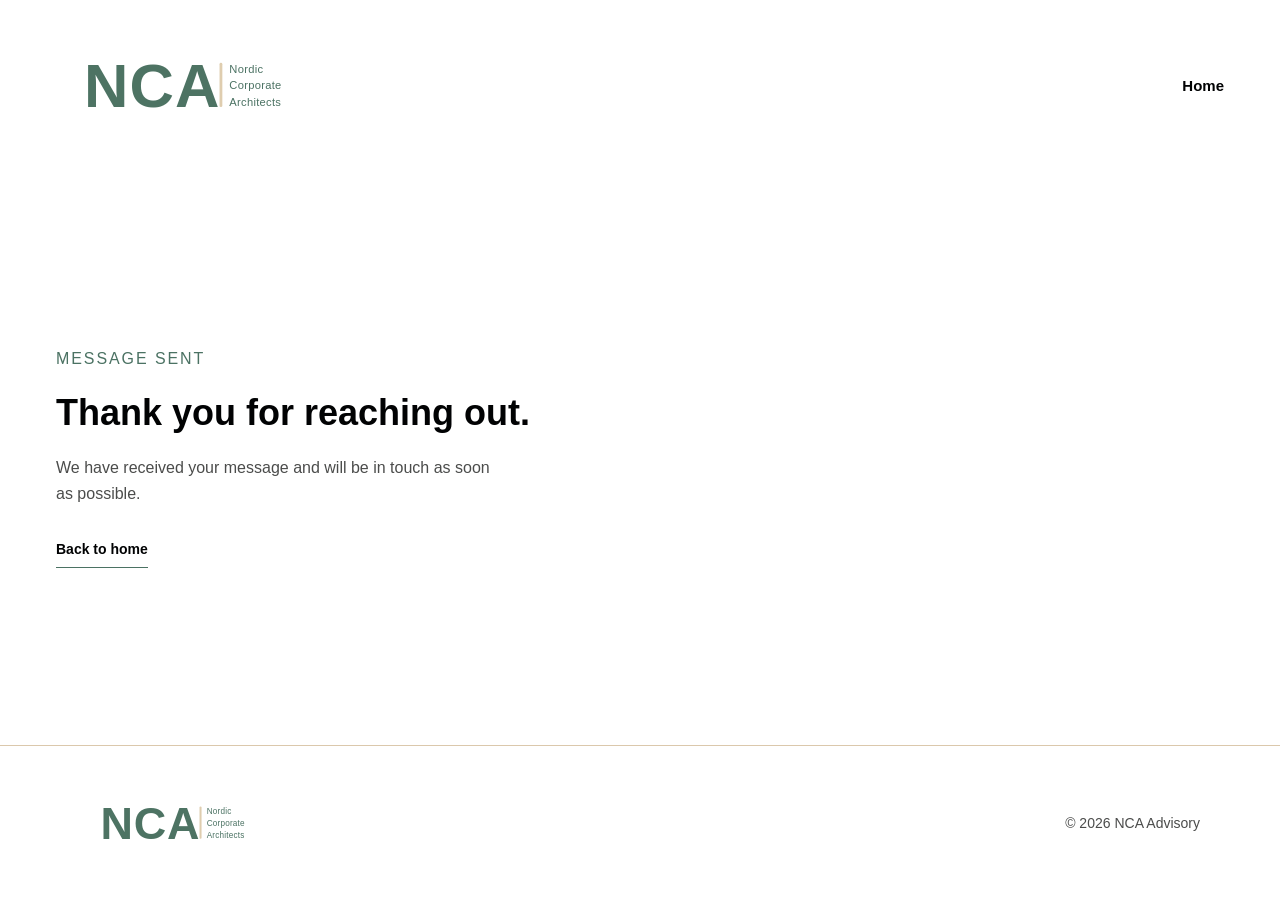
<file: tak/index.html>
<!DOCTYPE html><!--udyA7YXq8v1uM32VVvsHV--><html lang="en"><head><meta charSet="utf-8"/><meta name="viewport" content="width=device-width, initial-scale=1"/><link rel="preload" as="image" href="/_next/static/media/nca_logo.1916ac34.svg"/><link rel="stylesheet" href="/_next/static/css/9f912f3a7a15a907.css" data-precedence="next"/><link rel="preload" as="script" fetchPriority="low" href="/_next/static/chunks/webpack-4e6bf084ac60582b.js"/><script src="/_next/static/chunks/4bd1b696-c023c6e3521b1417.js" async=""></script><script src="/_next/static/chunks/255-1f92380adbc6ec99.js" async=""></script><script src="/_next/static/chunks/main-app-1a03d2132babcd87.js" async=""></script><script src="/_next/static/chunks/850-9fa46099ca4fc916.js" async=""></script><script src="/_next/static/chunks/app/tak/page-8900eccc2e583a4c.js" async=""></script><title>Thank you | NCA</title><meta name="description" content="We have received your message and will be in touch soon."/><link rel="icon" href="/icon.svg?50482b722c4ceec4" type="image/svg+xml" sizes="any"/><script src="/_next/static/chunks/polyfills-42372ed130431b0a.js" noModule=""></script></head><body><div hidden=""><!--$--><!--/$--></div><main class="flex min-h-screen flex-col"><header class="mx-auto flex w-full max-w-7xl items-center justify-between px-6 py-6 sm:px-10 lg:px-14"><a aria-label="NCA Advisory home" class="brand-link" href="/"><img alt="Nordic Corporate Architects" width="960" height="255" decoding="async" data-nimg="1" class="brand-logo" style="color:transparent" src="/_next/static/media/nca_logo.1916ac34.svg"/></a><a class="page-nav-link" href="/">Home</a></header><section class="mx-auto flex w-full max-w-7xl flex-1 flex-col justify-center px-6 py-16 sm:px-10 lg:px-14"><p class="mb-5 text-sm font-bold uppercase tracking-[0.12em] text-[var(--primary)]">Message sent</p><h1 class="display-font leading-tight">Thank you for reaching out.</h1><p class="body-text mt-5 max-w-md leading-relaxed text-[var(--muted)]">We have received your message and will be in touch as soon as possible.</p><a class="mt-8 inline-flex w-fit border-b border-[var(--primary)] pb-2 text-sm font-bold text-[var(--primary)]" href="/">Back to home</a></section><footer class="border-t border-[var(--line)] px-6 py-8 sm:px-10 lg:px-14"><div class="site-footer-inner"><a aria-label="NCA Advisory home" class="footer-brand" href="/"><img alt="Nordic Corporate Architects" loading="lazy" width="960" height="255" decoding="async" data-nimg="1" style="color:transparent" src="/_next/static/media/nca_logo.1916ac34.svg"/></a><span>© <!-- -->2026<!-- --> NCA Advisory</span></div></footer></main><!--$--><!--/$--><script src="/_next/static/chunks/webpack-4e6bf084ac60582b.js" id="_R_" async=""></script><script>(self.__next_f=self.__next_f||[]).push([0])</script><script>self.__next_f.push([1,"1:\"$Sreact.fragment\"\n2:I[9766,[],\"\"]\n3:I[8924,[],\"\"]\n4:I[2619,[\"850\",\"static/chunks/850-9fa46099ca4fc916.js\",\"77\",\"static/chunks/app/tak/page-8900eccc2e583a4c.js\"],\"\"]\n5:I[1356,[\"850\",\"static/chunks/850-9fa46099ca4fc916.js\",\"77\",\"static/chunks/app/tak/page-8900eccc2e583a4c.js\"],\"Image\"]\n6:I[4431,[],\"OutletBoundary\"]\n8:I[5278,[],\"AsyncMetadataOutlet\"]\na:I[4431,[],\"ViewportBoundary\"]\nc:I[4431,[],\"MetadataBoundary\"]\nd:\"$Sreact.suspense\"\nf:I[7150,[],\"\"]\n:HL[\"/_next/static/css/9f912f3a7a15a907.css\",\"style\"]\n"])</script><script>self.__next_f.push([1,"0:{\"P\":null,\"b\":\"udyA7YXq8v1uM32VVvsHV\",\"p\":\"\",\"c\":[\"\",\"tak\",\"\"],\"i\":false,\"f\":[[[\"\",{\"children\":[\"tak\",{\"children\":[\"__PAGE__\",{}]}]},\"$undefined\",\"$undefined\",true],[\"\",[\"$\",\"$1\",\"c\",{\"children\":[[[\"$\",\"link\",\"0\",{\"rel\":\"stylesheet\",\"href\":\"/_next/static/css/9f912f3a7a15a907.css\",\"precedence\":\"next\",\"crossOrigin\":\"$undefined\",\"nonce\":\"$undefined\"}]],[\"$\",\"html\",null,{\"lang\":\"en\",\"children\":[\"$\",\"body\",null,{\"children\":[\"$\",\"$L2\",null,{\"parallelRouterKey\":\"children\",\"error\":\"$undefined\",\"errorStyles\":\"$undefined\",\"errorScripts\":\"$undefined\",\"template\":[\"$\",\"$L3\",null,{}],\"templateStyles\":\"$undefined\",\"templateScripts\":\"$undefined\",\"notFound\":[[\"$\",\"main\",null,{\"className\":\"flex min-h-screen flex-col\",\"children\":[[\"$\",\"header\",null,{\"className\":\"mx-auto flex w-full max-w-7xl items-center justify-between px-6 py-6 sm:px-10 lg:px-14\",\"children\":[[\"$\",\"$L4\",null,{\"aria-label\":\"NCA Advisory home\",\"className\":\"brand-link\",\"href\":\"/\",\"children\":[\"$\",\"$L5\",null,{\"alt\":\"Nordic Corporate Architects\",\"className\":\"brand-logo\",\"height\":255,\"priority\":true,\"src\":{\"src\":\"/_next/static/media/nca_logo.1916ac34.svg\",\"height\":220,\"width\":465,\"blurWidth\":0,\"blurHeight\":0},\"width\":960}]}],[\"$\",\"span\",null,{\"className\":\"page-nav-link\",\"children\":\"Page not found\"}]]}],[\"$\",\"section\",null,{\"className\":\"mx-auto flex w-full max-w-7xl flex-1 flex-col justify-center px-6 py-16 sm:px-10 lg:px-14\",\"children\":[[\"$\",\"p\",null,{\"className\":\"mb-5 text-xs font-bold uppercase tracking-[0.18em] text-[var(--primary)]\",\"children\":\"Error 404\"}],[\"$\",\"h1\",null,{\"className\":\"display-font leading-tight\",\"children\":\"This page could not be found.\"}],[\"$\",\"p\",null,{\"className\":\"body-text mt-5 max-w-md leading-relaxed text-[var(--muted)]\",\"children\":\"The link may be outdated, or the address may have been entered incorrectly.\"}],[\"$\",\"$L4\",null,{\"className\":\"mt-8 inline-flex w-fit border-b border-[var(--primary)] pb-2 text-sm font-bold text-[var(--primary)]\",\"href\":\"/\",\"children\":\"Back to home\"}]]}],[\"$\",\"footer\",null,{\"className\":\"border-t border-[var(--line)] px-6 py-8 sm:px-10 lg:px-14\",\"children\":[\"$\",\"div\",null,{\"className\":\"site-footer-inner\",\"children\":[[\"$\",\"$L4\",null,{\"aria-label\":\"NCA Advisory home\",\"className\":\"footer-brand\",\"href\":\"/\",\"children\":[\"$\",\"$L5\",null,{\"alt\":\"Nordic Corporate Architects\",\"height\":255,\"src\":\"$0:f:0:1:1:props:children:1:props:children:props:children:props:notFound:0:props:children:0:props:children:0:props:children:props:src\",\"width\":960}]}],[\"$\",\"span\",null,{\"children\":[\"© \",2026,\" NCA Advisory\"]}]]}]}]]}],[]],\"forbidden\":\"$undefined\",\"unauthorized\":\"$undefined\"}]}]}]]}],{\"children\":[\"tak\",[\"$\",\"$1\",\"c\",{\"children\":[null,[\"$\",\"$L2\",null,{\"parallelRouterKey\":\"children\",\"error\":\"$undefined\",\"errorStyles\":\"$undefined\",\"errorScripts\":\"$undefined\",\"template\":[\"$\",\"$L3\",null,{}],\"templateStyles\":\"$undefined\",\"templateScripts\":\"$undefined\",\"notFound\":\"$undefined\",\"forbidden\":\"$undefined\",\"unauthorized\":\"$undefined\"}]]}],{\"children\":[\"__PAGE__\",[\"$\",\"$1\",\"c\",{\"children\":[[\"$\",\"main\",null,{\"className\":\"flex min-h-screen flex-col\",\"children\":[[\"$\",\"header\",null,{\"className\":\"mx-auto flex w-full max-w-7xl items-center justify-between px-6 py-6 sm:px-10 lg:px-14\",\"children\":[[\"$\",\"$L4\",null,{\"aria-label\":\"NCA Advisory home\",\"className\":\"brand-link\",\"href\":\"/\",\"children\":[\"$\",\"$L5\",null,{\"alt\":\"Nordic Corporate Architects\",\"className\":\"brand-logo\",\"height\":255,\"priority\":true,\"src\":\"$0:f:0:1:1:props:children:1:props:children:props:children:props:notFound:0:props:children:0:props:children:0:props:children:props:src\",\"width\":960}]}],[\"$\",\"$L4\",null,{\"className\":\"page-nav-link\",\"href\":\"/\",\"children\":\"Home\"}]]}],[\"$\",\"section\",null,{\"className\":\"mx-auto flex w-full max-w-7xl flex-1 flex-col justify-center px-6 py-16 sm:px-10 lg:px-14\",\"children\":[[\"$\",\"p\",null,{\"className\":\"mb-5 text-sm font-bold uppercase tracking-[0.12em] text-[var(--primary)]\",\"children\":\"Message sent\"}],[\"$\",\"h1\",null,{\"className\":\"display-font leading-tight\",\"children\":\"Thank you for reaching out.\"}],[\"$\",\"p\",null,{\"className\":\"body-text mt-5 max-w-md leading-relaxed text-[var(--muted)]\",\"children\":\"We have received your message and will be in touch as soon as possible.\"}],[\"$\",\"$L4\",null,{\"className\":\"mt-8 inline-flex w-fit border-b border-[var(--primary)] pb-2 text-sm font-bold text-[var(--primary)]\",\"href\":\"/\",\"children\":\"Back to home\"}]]}],[\"$\",\"footer\",null,{\"className\":\"border-t border-[var(--line)] px-6 py-8 sm:px-10 lg:px-14\",\"children\":[\"$\",\"div\",null,{\"className\":\"site-footer-inner\",\"children\":[[\"$\",\"$L4\",null,{\"aria-label\":\"NCA Advisory home\",\"className\":\"footer-brand\",\"href\":\"/\",\"children\":[\"$\",\"$L5\",null,{\"alt\":\"Nordic Corporate Architects\",\"height\":255,\"src\":\"$0:f:0:1:1:props:children:1:props:children:props:children:props:notFound:0:props:children:0:props:children:0:props:children:props:src\",\"width\":960}]}],[\"$\",\"span\",null,{\"children\":[\"© \",2026,\" NCA Advisory\"]}]]}]}]]}],null,[\"$\",\"$L6\",null,{\"children\":[\"$L7\",[\"$\",\"$L8\",null,{\"promise\":\"$@9\"}]]}]]}],{},null,false]},null,false]},null,false],[\"$\",\"$1\",\"h\",{\"children\":[null,[[\"$\",\"$La\",null,{\"children\":\"$Lb\"}],null],[\"$\",\"$Lc\",null,{\"children\":[\"$\",\"div\",null,{\"hidden\":true,\"children\":[\"$\",\"$d\",null,{\"fallback\":null,\"children\":\"$Le\"}]}]}]]}],false]],\"m\":\"$undefined\",\"G\":[\"$f\",[]],\"s\":false,\"S\":true}\n"])</script><script>self.__next_f.push([1,"b:[[\"$\",\"meta\",\"0\",{\"charSet\":\"utf-8\"}],[\"$\",\"meta\",\"1\",{\"name\":\"viewport\",\"content\":\"width=device-width, initial-scale=1\"}]]\n7:null\n"])</script><script>self.__next_f.push([1,"10:I[622,[],\"IconMark\"]\n9:{\"metadata\":[[\"$\",\"title\",\"0\",{\"children\":\"Thank you | NCA\"}],[\"$\",\"meta\",\"1\",{\"name\":\"description\",\"content\":\"We have received your message and will be in touch soon.\"}],[\"$\",\"link\",\"2\",{\"rel\":\"icon\",\"href\":\"/icon.svg?50482b722c4ceec4\",\"type\":\"image/svg+xml\",\"sizes\":\"any\"}],[\"$\",\"$L10\",\"3\",{}]],\"error\":null,\"digest\":\"$undefined\"}\n"])</script><script>self.__next_f.push([1,"e:\"$9:metadata\"\n"])</script></body></html>
</file>
<file: _next/static/css/9f912f3a7a15a907.css>
/*! tailwindcss v4.3.3 | MIT License | https://tailwindcss.com */@layer properties{@supports (((-webkit-hyphens:none)) and (not (margin-trim:inline))) or ((-moz-orient:inline) and (not (color:rgb(from red r g b)))){*,::backdrop,:after,:before{--tw-rotate-x:initial;--tw-rotate-y:initial;--tw-rotate-z:initial;--tw-skew-x:initial;--tw-skew-y:initial;--tw-border-style:solid;--tw-leading:initial;--tw-font-weight:initial;--tw-tracking:initial}}}@layer theme{:host,:root{--font-sans:-apple-system,BlinkMacSystemFont,"Segoe UI",Roboto,"Helvetica Neue","Noto Sans",Arial,sans-serif,"Apple Color Emoji","Segoe UI Emoji","Segoe UI Symbol","Noto Color Emoji";--font-mono:ui-monospace,SFMono-Regular,Menlo,Monaco,Consolas,"Liberation Mono","Courier New",monospace;--spacing:.25rem;--container-sm:24rem;--container-md:28rem;--container-7xl:80rem;--text-xs:.75rem;--text-xs--line-height:calc(1 / .75);--text-sm:.875rem;--text-sm--line-height:calc(1.25 / .875);--font-weight-bold:700;--leading-tight:1.25;--leading-relaxed:1.625;--default-font-family:var(--font-sans);--default-mono-font-family:var(--font-mono)}}@layer base{*,::backdrop,:after,:before{box-sizing:border-box;border:0 solid;margin:0;padding:0}::file-selector-button{box-sizing:border-box;border:0 solid;margin:0;padding:0}:host,html{-webkit-text-size-adjust:100%;tab-size:4;line-height:1.5;font-family:var(--default-font-family,-apple-system,BlinkMacSystemFont,"Segoe UI",Roboto,"Helvetica Neue","Noto Sans",Arial,sans-serif,"Apple Color Emoji","Segoe UI Emoji","Segoe UI Symbol","Noto Color Emoji");font-feature-settings:var(--default-font-feature-settings,normal);font-variation-settings:var(--default-font-variation-settings,normal);-webkit-tap-highlight-color:transparent}hr{height:0;color:inherit;border-top-width:1px}abbr:where([title]){-webkit-text-decoration:underline dotted;text-decoration:underline dotted}h1,h2,h3,h4,h5,h6{font-size:inherit;font-weight:inherit}a{color:inherit;-webkit-text-decoration:inherit;text-decoration:inherit}b,strong{font-weight:bolder}code,kbd,pre,samp{font-family:var(--default-mono-font-family,ui-monospace,SFMono-Regular,Menlo,Monaco,Consolas,"Liberation Mono","Courier New",monospace);font-feature-settings:var(--default-mono-font-feature-settings,normal);font-variation-settings:var(--default-mono-font-variation-settings,normal);font-size:1em}small{font-size:80%}sub,sup{vertical-align:baseline;font-size:75%;line-height:0;position:relative}sub{bottom:-.25em}sup{top:-.5em}table{text-indent:0;border-color:inherit;border-collapse:collapse}:-moz-focusring:where(:not(iframe)){outline:auto}progress{vertical-align:baseline}summary{display:list-item}menu,ol,ul{list-style:none}audio,canvas,embed,iframe,img,object,svg,video{vertical-align:middle;display:block}img,video{max-width:100%;height:auto}button,input,optgroup,select,textarea{font:inherit;font-feature-settings:inherit;font-variation-settings:inherit;letter-spacing:inherit;color:inherit;opacity:1;background-color:#0000;border-radius:0}::file-selector-button{font:inherit;font-feature-settings:inherit;font-variation-settings:inherit;letter-spacing:inherit;color:inherit;opacity:1;background-color:#0000;border-radius:0}:where(select:is([multiple],[size])) optgroup{font-weight:bolder}:where(select:is([multiple],[size])) optgroup option{padding-inline-start:20px}::file-selector-button{margin-inline-end:4px}::placeholder{opacity:1}@supports (not ((-webkit-appearance:-apple-pay-button))) or (contain-intrinsic-size:1px){::placeholder{color:currentColor}@supports (color:color-mix(in lab,red,red)){::placeholder{color:color-mix(in oklab,currentcolor 50%,transparent)}}}textarea{resize:vertical}::-webkit-search-decoration{-webkit-appearance:none}::-webkit-date-and-time-value{min-height:1lh;text-align:inherit}::-webkit-datetime-edit{display:inline-flex}::-webkit-datetime-edit-fields-wrapper{padding:0}::-webkit-datetime-edit,::-webkit-datetime-edit-year-field{padding-block:0}::-webkit-datetime-edit-day-field,::-webkit-datetime-edit-month-field{padding-block:0}::-webkit-datetime-edit-hour-field,::-webkit-datetime-edit-minute-field{padding-block:0}::-webkit-datetime-edit-millisecond-field,::-webkit-datetime-edit-second-field{padding-block:0}::-webkit-datetime-edit-meridiem-field{padding-block:0}::-webkit-calendar-picker-indicator{line-height:1}:-moz-ui-invalid{box-shadow:none}button,input:where([type=button],[type=reset],[type=submit]){appearance:button}::file-selector-button{appearance:button}::-webkit-inner-spin-button,::-webkit-outer-spin-button{height:auto}[hidden]:where(:not([hidden=until-found])){display:none!important}}@layer components;@layer utilities{.static{position:static}.mx-auto{margin-inline:auto}.mt-5{margin-top:calc(var(--spacing) * 5)}.mt-8{margin-top:calc(var(--spacing) * 8)}.mb-5{margin-bottom:calc(var(--spacing) * 5)}.contents{display:contents}.flex{display:flex}.grid{display:grid}.inline-flex{display:inline-flex}.min-h-screen{min-height:100vh}.w-fit{width:fit-content}.w-full{width:100%}.max-w-7xl{max-width:var(--container-7xl)}.max-w-md{max-width:var(--container-md)}.max-w-sm{max-width:var(--container-sm)}.flex-1{flex:1}.transform{transform:var(--tw-rotate-x,) var(--tw-rotate-y,) var(--tw-rotate-z,) var(--tw-skew-x,) var(--tw-skew-y,)}.flex-col{flex-direction:column}.items-center{align-items:center}.justify-between{justify-content:space-between}.justify-center{justify-content:center}.gap-12{gap:calc(var(--spacing) * 12)}.border-t{border-top-style:var(--tw-border-style);border-top-width:1px}.border-b{border-bottom-style:var(--tw-border-style);border-bottom-width:1px}.border-\[var\(--line\)\]{border-color:var(--line)}.border-\[var\(--primary\)\]{border-color:var(--primary)}.px-6{padding-inline:calc(var(--spacing) * 6)}.py-6{padding-block:calc(var(--spacing) * 6)}.py-8{padding-block:calc(var(--spacing) * 8)}.py-16{padding-block:calc(var(--spacing) * 16)}.pt-2{padding-top:calc(var(--spacing) * 2)}.pb-2{padding-bottom:calc(var(--spacing) * 2)}.text-sm{font-size:var(--text-sm);line-height:var(--tw-leading,var(--text-sm--line-height))}.text-xs{font-size:var(--text-xs);line-height:var(--tw-leading,var(--text-xs--line-height))}.leading-relaxed{--tw-leading:var(--leading-relaxed);line-height:var(--leading-relaxed)}.leading-tight{--tw-leading:var(--leading-tight);line-height:var(--leading-tight)}.font-bold{--tw-font-weight:var(--font-weight-bold);font-weight:var(--font-weight-bold)}.tracking-\[0\.12em\]{--tw-tracking:.12em;letter-spacing:.12em}.tracking-\[0\.18em\]{--tw-tracking:.18em;letter-spacing:.18em}.text-\[var\(--muted\)\]{color:var(--muted)}.text-\[var\(--primary\)\]{color:var(--primary)}.uppercase{text-transform:uppercase}@media (min-width:40rem){.sm\:px-10{padding-inline:calc(var(--spacing) * 10)}}@media (min-width:64rem){.lg\:grid-cols-\[0\.8fr_1\.2fr\]{grid-template-columns:.8fr 1.2fr}.lg\:gap-24{gap:calc(var(--spacing) * 24)}.lg\:border-t-0{border-top-style:var(--tw-border-style);border-top-width:0}.lg\:border-l{border-left-style:var(--tw-border-style);border-left-width:1px}.lg\:px-14{padding-inline:calc(var(--spacing) * 14)}.lg\:py-24{padding-block:calc(var(--spacing) * 24)}.lg\:pl-12{padding-left:calc(var(--spacing) * 12)}}}:root{--primary:#4b7263;--secondary:#010203;--sand:#dbc8ac;--ink:var(--secondary);--muted:#4b4c4b;--paper:#fff;--line:#dbc8ac;--accent:var(--sand);--deep:var(--primary);color-scheme:light;background:var(--paper);color:var(--ink);font-family:Aptos,Segoe UI,sans-serif}*{box-sizing:border-box}html{scroll-behavior:smooth}body{-webkit-font-smoothing:antialiased;min-width:320px;margin:0;font-family:Aptos,Segoe UI,sans-serif;font-size:16px;font-weight:400;line-height:1.6}.display-font,h1,h2,h3{font-family:Aptos Display,Aptos,Segoe UI,sans-serif}.heading-one,h1{font-size:36px;font-weight:700}.heading-two,h2{font-size:28px;font-weight:400}.heading-three,h3{font-family:Aptos,Segoe UI,sans-serif;font-size:20px;font-weight:700}.body-text,p{font-size:16px;font-weight:400}a{color:inherit;text-decoration:none}a,button{-webkit-tap-highlight-color:transparent}::selection{background:var(--accent);color:var(--ink)}.display-font{font-family:Aptos Display,Aptos,Segoe UI,sans-serif}.page-enter{animation:page-enter .7s both}.reveal-delay{animation-delay:.12s}.site-header{z-index:5;background:#fff;position:relative}.site-footer-inner,.site-header-inner{justify-content:space-between;align-items:center;width:min(100% - 48px,1360px);margin:0 auto;display:flex}.site-header-inner{min-height:92px}.brand-link{align-items:center;width:min(260px,42vw);display:inline-flex}.brand-logo{width:100%;height:auto;display:block}.main-nav{align-items:center;gap:clamp(18px,3vw,46px);font-size:15px;display:flex}.main-nav a,.site-footer a{transition:color .16s}.main-nav a{border-bottom:2px solid var(--sand);padding-bottom:5px}.main-nav a:hover,.nav-contact,.site-footer a:hover{color:var(--primary)}.nav-contact{min-height:42px;align-items:center;gap:8px;font-weight:700;display:inline-flex}.page-nav-link{color:var(--ink);font-size:15px;font-weight:600;transition:color .16s}.page-nav-link:hover{color:var(--primary)}.home-hero{background:var(--deep);color:#fff;align-items:stretch;min-height:min(760px,100svh - 92px);display:flex;position:relative;overflow:hidden}.hero-image,.hero-shade{position:absolute;inset:0}.hero-image{object-fit:cover;object-position:center 58%}.hero-shade{background:#0102035c}.hero-inner{width:min(100% - 48px,1360px);min-height:inherit;flex-direction:column;justify-content:space-between;margin:0 auto;padding:112px 0 56px;display:flex;position:relative}.hero-copy{max-width:980px}.home-hero-title{color:#fff;margin:0;font-family:Aptos Display,Aptos,Segoe UI,sans-serif;font-size:64px;font-weight:700;line-height:1.08}.hero-bottom-row{justify-content:space-between;align-items:flex-end;gap:48px;display:flex}.hero-contact-button{border:2px solid var(--primary);color:#fff;border-radius:999px;justify-content:center;align-items:center;min-width:174px;min-height:54px;padding:0 25px;font-size:16px;font-weight:700;transition:background-color .16s,color .16s;display:inline-flex}.hero-contact-button:hover{background:var(--primary)}.hero-promises{flex-direction:column;align-items:flex-end;gap:5px;display:flex}.hero-promises p{color:var(--sand);margin:0;font-family:Aptos Display,Aptos,Segoe UI,sans-serif;font-size:40px;font-weight:600;line-height:1.2}.hero-promises p span{color:var(--primary)}@media (min-width:761px) and (max-width:1050px){.home-hero-title{font-size:48px}.hero-promises p{font-size:36px}.about-panel,.services-panel{padding:48px 36px}.about-title{font-size:36px}.about-copy p{font-size:16px}.services-list{gap:34px 24px}.service-group h3{font-size:23px}.service-group ul{font-size:14px}}.approach-section,.contact-band,.focus-section,.intro-section{padding:clamp(76px,10vw,144px) 24px}.intro-section{grid-template-columns:minmax(0,1fr) minmax(0,2fr);padding:0;display:grid}.about-panel,.services-panel{min-width:0;padding:clamp(48px,6vw,92px)}.about-panel{background:#fff}.about-panel .section-eyebrow,.services-panel .section-eyebrow{letter-spacing:.1em;text-transform:uppercase;margin:0 0 22px;font-size:14px;font-weight:700}.about-panel .section-eyebrow{color:var(--muted)}.about-title{color:var(--primary);margin:0 0 28px;font-family:Aptos Display,Aptos,Segoe UI,sans-serif;font-size:42px;font-weight:700;line-height:1.08}.about-copy{max-width:480px}.about-copy p{color:var(--secondary);margin:0;font-size:18px;line-height:1.55}.about-copy p+p{margin-top:24px}.about-copy em{color:var(--primary);font-style:italic}.services-panel{background:var(--sand)}.services-panel .section-eyebrow{color:var(--secondary)}.services-list{grid-template-columns:repeat(2,minmax(0,1fr));align-items:start;gap:42px 36px;display:grid}.service-group{min-width:0}.service-group h3{color:var(--primary);margin:0;font-family:Aptos Display,Aptos,Segoe UI,sans-serif;font-size:26px;font-weight:600;line-height:1.2}.service-group ul{color:var(--secondary);gap:10px;margin:16px 0 0;padding-left:20px;font-size:15px;line-height:1.45;display:grid}.service-group li{padding-left:3px}.approach-contact-section{grid-template-columns:minmax(0,2fr) minmax(340px,1fr);align-items:stretch;display:grid}.approach-main{background:var(--primary);color:#fff;min-width:0;padding:clamp(56px,7vw,104px)}.approach-eyebrow,.inquiry-eyebrow{letter-spacing:.1em;text-transform:uppercase;margin:0 0 22px;font-size:14px;font-weight:700}.approach-eyebrow{color:var(--sand)}.approach-main>h2{color:#fff;max-width:760px;margin:0;font-family:Aptos Display,Aptos,Segoe UI,sans-serif;font-size:46px;font-weight:700;line-height:1.08}.approach-description{color:#fff;max-width:820px;margin:28px 0 0;font-size:18px;line-height:1.65}.approach-description span{color:var(--sand)}.principles-grid{grid-template-columns:repeat(2,minmax(0,1fr));gap:40px;margin-top:48px;display:grid}.principles-column{align-content:start;gap:24px;display:grid}.principles-column h3{color:var(--sand);margin:0;font-family:Aptos Display,Aptos,Segoe UI,sans-serif;font-size:25px;font-weight:600;line-height:1.2}.principle-item p{color:#ffffffe6;margin:12px 0 0;font-size:15px;line-height:1.55}.inquiry-panel{background:#fff;min-width:0;padding:clamp(40px,4vw,64px)}.inquiry-eyebrow{color:var(--primary)}.inquiry-panel>h2{color:var(--secondary);margin:0 0 28px;font-family:Aptos Display,Aptos,Segoe UI,sans-serif;font-size:34px;font-weight:700;line-height:1.12}.inquiry-form{gap:18px;display:grid}.inquiry-field{gap:7px;display:grid}.inquiry-field label{color:var(--secondary);font-size:14px;font-weight:600}.inquiry-field input,.inquiry-field select,.inquiry-field textarea{width:100%;min-height:46px;color:var(--secondary);font:inherit;background:#fff;border:1px solid #aeb8b3;border-radius:2px;padding:10px 12px;font-size:15px;line-height:1.4}.inquiry-field textarea{resize:vertical;min-height:112px}.inquiry-field input:focus,.inquiry-field select:focus,.inquiry-field textarea:focus{border-color:var(--primary);outline-offset:1px;outline:2px solid #4b726338}.inquiry-submit{background:var(--primary);color:#fff;min-height:50px;font:inherit;cursor:pointer;border:0;border-radius:2px;padding:0 20px;font-size:15px;font-weight:700;transition:background-color .16s}.inquiry-submit:hover{background:var(--secondary)}.inquiry-submit:disabled{cursor:wait;opacity:.65}.inquiry-error{color:#a32121;margin:0;font-size:14px}.inquiry-success{border-left:3px solid var(--primary);color:var(--secondary);background:#4b72631a;margin:0;padding:16px 18px;font-size:16px;line-height:1.5}@media (min-width:761px) and (max-width:1000px){.approach-contact-section{grid-template-columns:1fr}.approach-main,.inquiry-panel{padding:56px 48px}}.approach-inner,.contact-band-inner,.focus-inner,.intro-inner{width:min(100%,1200px);margin:0 auto}.contact-band .section-eyebrow,.focus-section .section-eyebrow,.intro-section .section-eyebrow{color:var(--primary)}.approach-grid,.intro-grid{grid-template-columns:1.05fr .75fr;align-items:end;gap:clamp(40px,9vw,140px);display:grid}.home-section-title{max-width:720px;color:var(--secondary);margin:0;font-family:Aptos Display,Aptos,Segoe UI,sans-serif;font-size:44px;font-weight:600;line-height:1.08}.approach-copy,.intro-copy{max-width:440px}.approach-copy p,.focus-intro,.intro-copy p{color:var(--muted);margin:0;font-size:16px;line-height:1.7}.approach-link,.underlined-link{border-bottom:1px solid var(--primary);color:var(--primary);align-items:center;gap:18px;margin-top:28px;padding-bottom:9px;font-size:15px;font-weight:700;display:inline-flex}.focus-section{background:var(--sand)}.focus-heading{justify-content:space-between;align-items:end;gap:40px;margin-bottom:54px;display:flex}.focus-heading .home-section-title{max-width:670px}.focus-intro{color:#343531;max-width:340px}.focus-list{border-top:1px solid #01020347}.focus-item{border-bottom:1px solid #01020347;grid-template-columns:64px 1.1fr 1fr;align-items:start;gap:28px;padding:26px 0;display:grid}.focus-number{color:var(--primary);font-size:14px;font-weight:700}.focus-item h3{margin:-4px 0 0;font-family:Aptos Display,Aptos,Segoe UI,sans-serif;font-size:20px;font-weight:600;line-height:1.25}.focus-item p{color:#343531;max-width:420px;margin:0;font-size:16px;line-height:1.6}.approach-section{background:var(--primary);color:#fff}.approach-section .section-eyebrow{color:var(--sand)}.approach-section .home-section-title{color:#fff}.approach-section .home-section-title span{color:var(--sand)}.approach-copy p{color:#ffffffdb}.approach-copy p+p{margin-top:16px}.approach-link{border-color:var(--sand);color:var(--sand)}.contact-band-inner{justify-content:space-between;align-items:center;gap:40px;display:flex}.button-dark{background:var(--secondary);color:#fff;flex:none}.button-dark:hover{background:var(--primary)}.site-footer{border-top:1px solid var(--line);padding:24px}.site-footer-inner{min-height:58px;color:var(--muted);gap:24px;font-size:14px}.footer-brand{width:190px;display:inline-flex}.footer-brand img{width:100%;height:auto;display:block}@media (max-width:760px){.site-footer-inner,.site-header-inner{width:min(100% - 36px,1360px)}.site-header-inner{min-height:76px}.brand-link{width:min(190px,45vw)}.main-nav{gap:16px;font-size:14px}.main-nav a:first-child{display:none}.nav-contact{gap:8px;min-height:36px}.home-hero{min-height:min(720px,100svh - 76px)}.hero-inner{width:min(100% - 40px,1360px);padding:86px 0 36px}.hero-image{object-position:58% center}.hero-shade{background:#0102036b}.home-hero-title{font-size:42px}.hero-bottom-row{flex-direction:column-reverse;gap:28px}.hero-bottom-row,.hero-promises{align-items:flex-start}.hero-promises p{font-size:22px}.intro-section{grid-template-columns:1fr}.about-panel,.services-panel{padding:48px 24px}.about-title{max-width:480px;font-size:36px}.about-copy p{font-size:16px}.approach-contact-section{grid-template-columns:1fr}.approach-main{padding:48px 24px}.approach-main>h2{font-size:36px}.approach-description{margin-top:22px;font-size:16px}.principles-grid{gap:24px;margin-top:32px}.principles-column{gap:18px}.principles-column h3{font-size:19px}.inquiry-panel{padding:40px 24px}.inquiry-panel>h2{font-size:30px}.services-list{grid-template-columns:1fr;gap:28px}.service-group h3{font-size:25px}.service-group ul{font-size:15px}.approach-grid,.intro-grid{grid-template-columns:1fr;gap:28px}.contact-band-inner,.focus-heading{flex-direction:column;align-items:flex-start}.focus-heading{gap:24px;margin-bottom:36px}.focus-item{grid-template-columns:34px 1fr;gap:12px 16px;padding:22px 0}.focus-item h3{font-size:19px}.focus-item p{grid-column:2}.site-footer-inner{flex-wrap:wrap}.footer-brand{width:150px}.home-section-title{font-size:32px}}@media (max-width:420px){.hero-actions{flex-direction:column;align-items:flex-start;gap:20px}}@keyframes page-enter{0%{opacity:0;transform:translateY(14px)}to{opacity:1;transform:translateY(0)}}@media (prefers-reduced-motion:reduce){*,:after,:before{scroll-behavior:auto!important;animation-duration:.01ms!important;animation-iteration-count:1!important}}@property --tw-rotate-x{syntax:"*";inherits:false}@property --tw-rotate-y{syntax:"*";inherits:false}@property --tw-rotate-z{syntax:"*";inherits:false}@property --tw-skew-x{syntax:"*";inherits:false}@property --tw-skew-y{syntax:"*";inherits:false}@property --tw-border-style{syntax:"*";inherits:false;initial-value:solid}@property --tw-leading{syntax:"*";inherits:false}@property --tw-font-weight{syntax:"*";inherits:false}@property --tw-tracking{syntax:"*";inherits:false}
</file>
